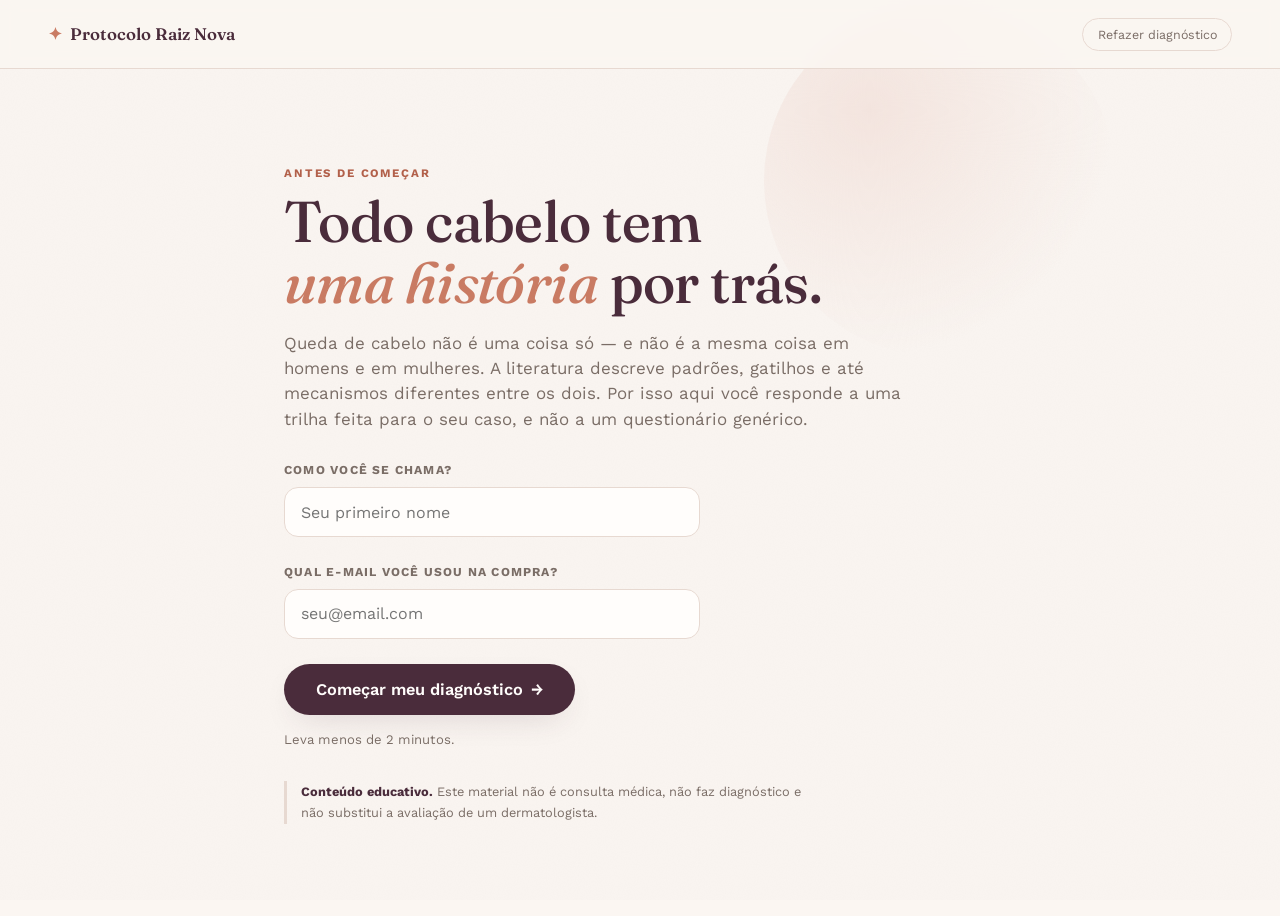
<file: index.html>
<!DOCTYPE html>
<html lang="pt-BR">
<head>
<meta charset="UTF-8">
<meta name="viewport" content="width=device-width, initial-scale=1.0">
<title>Protocolo Raiz Nova — Seu plano personalizado</title>
<meta name="description" content="Diagnóstico educativo de queda capilar com trilhas separadas para homens e mulheres: plano de 90 dias, rotina, alimentação personalizada e biblioteca com base científica. Conteúdo educativo — não substitui avaliação médica.">
<meta property="og:type" content="website">
<meta property="og:title" content="Protocolo Raiz Nova — Seu plano personalizado">
<meta property="og:description" content="Responda algumas perguntas e receba um plano de 90 dias com rotina, alimentação e conteúdo educativo sobre a sua queda de cabelo.">
<meta property="og:locale" content="pt_BR">
<meta name="twitter:card" content="summary_large_image">
<link rel="preconnect" href="https://fonts.googleapis.com">
<link rel="preconnect" href="https://fonts.gstatic.com" crossorigin>
<link href="https://fonts.googleapis.com/css2?family=Fraunces:ital,opsz,wght@0,9..144,400;0,9..144,500;0,9..144,600;1,9..144,500&family=Work+Sans:wght@400;500;600;700&display=swap" rel="stylesheet">
<link rel="stylesheet" href="styles.css">
</head>
<body>

<div class="grain"></div>

<!-- ============ HEADER ============ -->
<header class="topbar">
  <div class="topbar__brand">
    <span class="topbar__mark">✦</span>
    <span>Protocolo Raiz Nova</span>
  </div>
  <button class="topbar__reset" id="btnReset" title="Refazer diagnóstico">Refazer diagnóstico</button>
</header>

<main id="app"></main>

<!-- ============ TEMPLATES ============ -->

<template id="tpl-welcome">
  <section class="screen screen--welcome">
    <div class="welcome__blob"></div>
    <p class="kicker">antes de começar</p>
    <h1 class="display display--xl">Todo cabelo tem<br><em>uma história</em> por trás.</h1>
    <p class="lede">
      Queda de cabelo não é uma coisa só — e não é a mesma coisa em homens e em
      mulheres. A literatura descreve padrões, gatilhos e até mecanismos diferentes
      entre os dois. Por isso aqui você responde a uma trilha feita para o seu caso,
      e não a um questionário genérico.
    </p>

    <div class="name-field">
      <label for="nameInput">Como você se chama?</label>
      <input id="nameInput" type="text" autocomplete="given-name" maxlength="40"
        placeholder="Seu primeiro nome" enterkeyhint="next">
    </div>

    <div class="name-field">
      <label for="emailInput">Qual e-mail você usou na compra?</label>
      <input id="emailInput" type="email" autocomplete="email" inputmode="email"
        placeholder="seu@email.com" enterkeyhint="go">
      <p class="capture-err" id="emailErr" hidden>Digite o e-mail da sua compra para continuar.</p>
    </div>

    <button class="btn btn--primary btn--lg" data-action="start-quiz">
      Começar meu diagnóstico <span class="btn__arrow">→</span>
    </button>
    <p class="fineprint">Leva menos de 2 minutos.</p>
    <p class="fineprint" id="syncNote" hidden>
      Seu progresso nos 90 dias fica visível para a equipe do Protocolo, para acompanhar
      quem está seguindo o plano. <strong>O diário não:</strong> humor e anotações ficam
      só neste aparelho e ninguém além de você lê.
    </p>
    <p class="disclaimer disclaimer--welcome">
      <strong>Conteúdo educativo.</strong> Este material não é consulta médica, não faz
      diagnóstico e não substitui a avaliação de um dermatologista.
    </p>
  </section>
</template>

<template id="tpl-quiz">
  <section class="screen screen--quiz">
    <div class="quiz__progress">
      <div class="quiz__progress-bar"><div class="quiz__progress-fill" id="progressFill"></div></div>
      <span class="quiz__progress-label" id="progressLabel"></span>
    </div>
    <div id="quizQuestion" class="quiz__question"></div>
    <div id="quizInsight"></div>
    <div class="quiz__nav">
      <button class="btn btn--ghost" id="btnBack" data-action="quiz-back">← Voltar</button>
      <button class="btn btn--primary" id="btnNext" data-action="quiz-next">Continuar →</button>
    </div>
  </section>
</template>

<template id="tpl-analise">
  <section class="screen screen--analise">
    <p class="kicker">montando seu plano</p>
    <h1 class="display display--lg" id="analiseTitle">Cruzando as suas respostas…</h1>
    <ul class="analise-steps" id="analiseSteps"></ul>
  </section>
</template>

<template id="tpl-result">
  <section class="screen screen--result">
    <p class="kicker" id="resultFlagKicker">seu diagnóstico</p>
    <h1 class="display display--lg" id="resultTitle"></h1>
    <p class="lede" id="resultDesc"></p>

    <div class="alert alert--warn" id="redFlagBox" hidden>
      <strong>Vale uma atenção a mais:</strong>
      <span id="redFlagText"></span>
    </div>

    <div class="focus-grid" id="focusGrid"></div>

    <div id="resultUpsell"></div>

    <button class="btn btn--primary btn--lg" data-action="go-dashboard">
      Ver meu plano de 90 dias <span class="btn__arrow">→</span>
    </button>

    <p class="disclaimer">
      <strong>Isto é uma orientação educativa, não um diagnóstico.</strong>
      O nome do perfil acima descreve o padrão mais provável a partir das suas respostas —
      só um dermatologista, com exame do couro cabeludo e exames de sangue, pode confirmar
      a causa da sua queda.
    </p>
  </section>
</template>

<!-- ============ APP (abas) ============ -->

<template id="tpl-app">
  <section class="screen screen--app">

    <div class="app__head">
      <div>
        <p class="kicker" id="dashKicker"></p>
        <h1 class="display display--md" id="dashProfileName"></h1>
      </div>
      <div class="dash__streak">
        <span class="dash__streak-num" id="streakNum">0</span>
        <span class="dash__streak-label">dias concluídos</span>
      </div>
    </div>

    <div class="progress-track">
      <div class="progress-track__fill" id="dashProgressFill"></div>
    </div>

    <nav class="tabs" id="tabNav" role="tablist" aria-label="Seções do plano"></nav>

    <div id="tabPanel" class="tab-panel" role="tabpanel"></div>

    <p class="disclaimer">
      <strong>Conteúdo educativo — não é consulta médica.</strong>
      Nada aqui substitui avaliação, diagnóstico ou tratamento de um profissional de saúde.
      Se a queda for intensa, em placas, com coceira/descamação, ou não melhorar,
      procure um dermatologista.
    </p>

  </section>
</template>

<!-- ---- painéis de aba ---- -->

<template id="tpl-tab-hoje">
  <div class="tab-content">
    <div id="finalBanner"></div>

    <article class="card card--phase" id="phaseCard"></article>

    <article class="card card--routine">
      <div class="card__title-row">
        <h2 class="card__title">Rotina de hoje</h2>
        <span class="card__hint" id="routineHint"></span>
      </div>
      <ul class="checklist" id="todayChecklist"></ul>
      <p class="card__foot" id="todayFoot"></p>
    </article>

    <article class="card card--photos">
      <div class="card__title-row">
        <h2 class="card__title">Registro fotográfico</h2>
        <span class="card__hint">a única prova confiável</span>
      </div>
      <p class="card__text card__text--muted">
        Queda se avalia por comparação, não por memória. Mesma luz, mesmo ângulo,
        cabelo seco e na mesma posição — quatro fotos ao longo dos 90 dias.
      </p>
      <div class="photo-row" id="photoRow"></div>
    </article>

    <article class="card card--tracker">
      <div class="card__title-row">
        <h2 class="card__title">Seus 90 dias</h2>
        <span class="card__hint">toque para marcar</span>
      </div>
      <div id="phaseTracker"></div>
    </article>

    <article class="card card--note">
      <h2 class="card__title">Como você se sentiu hoje?</h2>
      <p class="card__text card__text--muted">
        Registrar o dia ajuda a enxergar padrão — queda costuma acompanhar fases,
        não dias isolados. <strong>Este espaço é só seu:</strong> humor e anotações
        ficam neste aparelho e não são compartilhados com ninguém.
      </p>
      <div class="mood-row" id="moodRow"></div>
      <textarea id="dayNote" class="note-field" rows="3"
        placeholder="Ex.: dormi mal, notei menos fio no ralo, usei chapinha…"></textarea>
      <p class="card__foot" id="noteStatus"></p>
    </article>

    <article class="card card--locked" id="bonus4Card"></article>
  </div>
</template>

<template id="tpl-tab-comida">
  <div class="tab-content">
    <header class="tab-intro">
      <p class="kicker" id="foodKicker">alimentação</p>
      <h2 class="display display--sm" id="foodHeadline"></h2>
      <p class="lede lede--tight" id="foodLede"></p>
    </header>

    <article class="card card--diet" id="dietFilter"></article>

    <article class="card card--swaps" id="foodSwaps" hidden></article>

    <article class="card card--gestante" id="gestanteNotes" hidden></article>

    <article class="card card--plate">
      <h3 class="card__title">O prato de referência</h3>
      <div class="plate-wrap">
        <div class="plate" id="plateViz" aria-hidden="true"></div>
        <ul class="plate-legend" id="plateLegend"></ul>
      </div>
      <p class="card__foot" id="plateFoot"></p>
    </article>

    <div class="food-cols">
      <article class="card card--eat">
        <h3 class="card__title"><span class="pill pill--yes">Coma mais</span></h3>
        <div id="foodYes" class="food-list"></div>
      </article>

      <article class="card card--avoid">
        <h3 class="card__title"><span class="pill pill--no">Modere ou evite</span></h3>
        <div id="foodNo" class="food-list"></div>
      </article>
    </div>

    <article class="card card--combo">
      <h3 class="card__title">Combinações que mudam o resultado</h3>
      <p class="card__text card__text--muted">
        Não é só o que você come — é com o que você come. Estas duplas alteram o quanto
        o seu corpo realmente aproveita.
      </p>
      <div id="foodCombos" class="combo-list"></div>
    </article>

    <article class="card card--nutrients">
      <div class="card__title-row">
        <h3 class="card__title">Os nutrientes que aparecem na literatura</h3>
        <span class="card__hint">toque para abrir</span>
      </div>
      <div id="nutrientList" class="nutrient-list"></div>
    </article>

    <article class="card card--myths">
      <h3 class="card__title">O que a ciência <em>não</em> confirma</h3>
      <p class="card__text card__text--muted">
        Suplemento não é inofensivo por ser vendido sem receita. Estes são os pontos
        em que a literatura contraria o senso comum.
      </p>
      <div id="mythList" class="myth-list"></div>
    </article>

    <article class="card card--safety">
      <div class="card__title-row">
        <h3 class="card__title">Antes de mudar qualquer coisa no seu prato</h3>
        <span class="card__hint">leia até o fim</span>
      </div>
      <ul class="safety-list" id="safetyFood"></ul>
    </article>

    <article class="card card--allergy">
      <div class="card__title-row">
        <h3 class="card__title">Alergia, intolerância e o que trocar</h3>
        <span class="card__hint">nenhum alimento aqui é obrigatório</span>
      </div>
      <p class="alert alert--danger" id="anaphylaxis"></p>
      <p class="card__text card__text--muted">
        Os itens marcados com <span class="allergens allergens--inline">⚠ contém</span> estão entre
        os alimentos que mais causam reação. Se algum deles é problema para você, não force:
        troque pela alternativa da mesma linha e o plano continua de pé.
      </p>
      <div id="subsList" class="subs-list"></div>
      <p class="card__foot">
        Esta seção não vem das revisões sobre queda capilar — é informação de segurança
        alimentar. Alergia diagnosticada se maneja com médico ou nutricionista, não com
        material educativo.
      </p>
    </article>

    <p class="source-note">
      <strong>Como ler os selos.</strong> Cada item acima mostra de onde vem a justificativa:
      <em>descrito nas revisões citadas</em> significa que a relação com queda capilar aparece
      na literatura usada aqui; <em>prática alimentar geral</em> significa recomendação sensata
      de alimentação, sem estudo específico ligando aquilo à queda. As duas coisas têm valor
      diferente e por isso não aparecem misturadas.
      Base: revisão sobre nutrição e queda capilar (J Prev Med Hyg, 2022) e capítulos
      brasileiros sobre classificação e manejo da queda capilar. Quantidades e reposição
      de qualquer nutriente devem ser definidas por médico ou nutricionista, a partir de exames.
    </p>
  </div>
</template>

<template id="tpl-tab-receitas">
  <div class="tab-content">
    <header class="tab-intro">
      <p class="kicker">receitas caseiras</p>
      <h2 class="display display--sm">Feitas na sua cozinha, usadas no seu banheiro</h2>
      <p class="lede lede--tight">
        As duas primeiras são as do seu perfil — comece por elas. As outras ficam
        disponíveis para quando a rotina já estiver de pé.
      </p>
    </header>
    <article class="card card--diet" id="dietFilterRecipes"></article>

    <article class="card card--safety">
      <div class="card__title-row">
        <h3 class="card__title">Segurança — leia antes da primeira aplicação</h3>
        <span class="card__hint">vale para todas</span>
      </div>
      <ul class="safety-list" id="safetyRecipes"></ul>
    </article>

    <p class="alert alert--danger" id="recipeFilterNote" hidden></p>

    <div id="recipeFull" class="recipe-full"></div>
    <p class="source-note">
      <strong>Sobre a fundamentação destas receitas.</strong> Das seis, só o alecrim aparece
      nas revisões que sustentam este app — e ainda assim como teste de laboratório e em
      camundongos, não como tratamento comprovado em pessoas. As outras cinco são uso
      cosmético tradicional: agem no fio que já cresceu, com efeito de conforto, brilho e
      redução de quebra. Nenhuma delas tem estudo mostrando que reduz queda, e o app não
      diz que tem. Receita caseira não é tratamento médico.
    </p>
  </div>
</template>

<template id="tpl-tab-entender">
  <div class="tab-content">
    <header class="tab-intro">
      <p class="kicker">entender</p>
      <h2 class="display display--sm">Antes de tratar, entender</h2>
      <p class="lede lede--tight">
        Leituras curtas. Elas explicam por que o seu cabelo está caindo, por que
        a melhora demora, e em que ponto o cuidado em casa deixa de ser suficiente.
      </p>
    </header>
    <div id="libraryList" class="library-list"></div>
  </div>
</template>

<script src="app.js"></script>
</body>
</html>
</file>
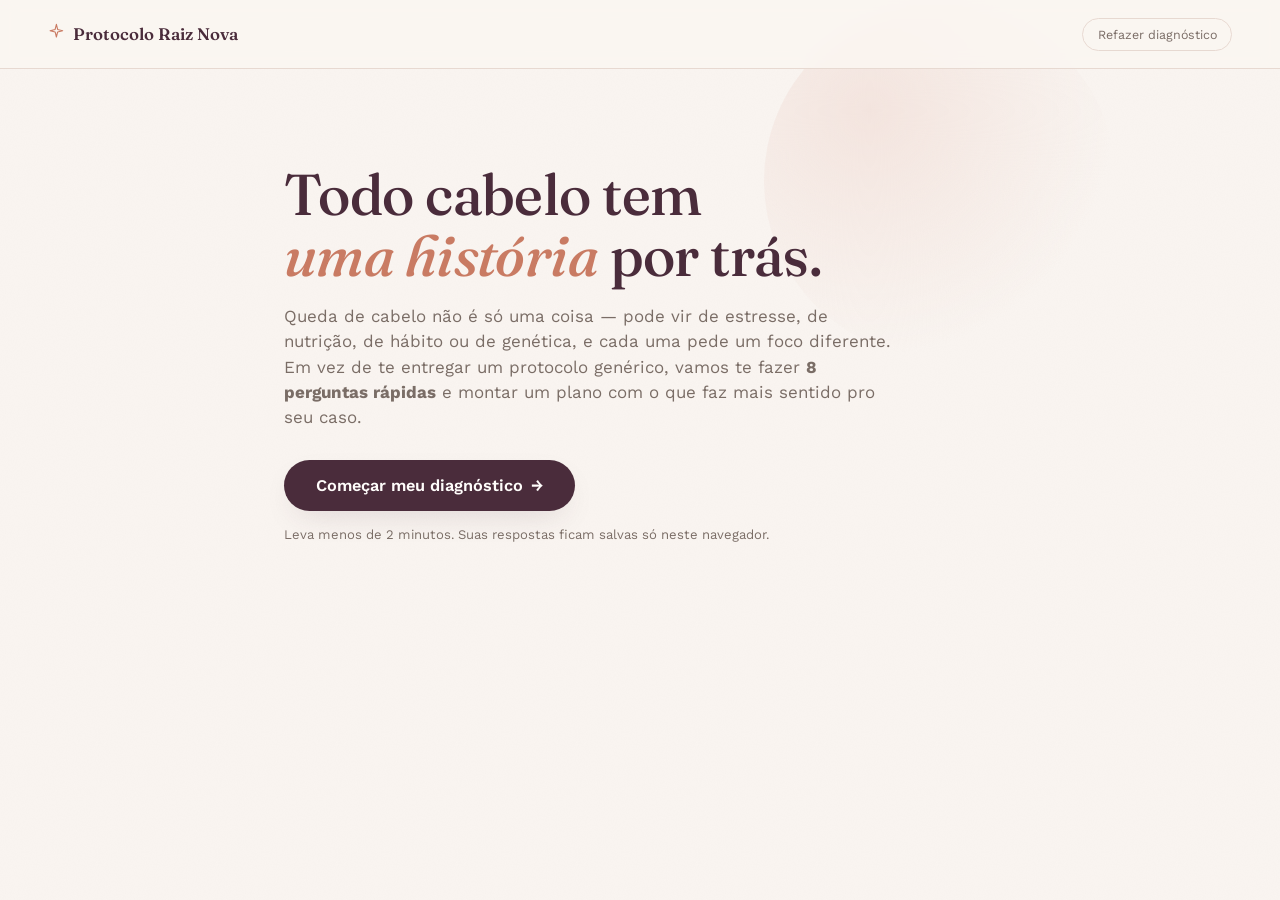
<file: index (2).html>
<!DOCTYPE html>
<html lang="pt-BR">
<head>
<meta charset="UTF-8">
<meta name="viewport" content="width=device-width, initial-scale=1.0">
<title>Protocolo Raiz Nova — Seu plano personalizado</title>
<link rel="preconnect" href="https://fonts.googleapis.com">
<link rel="preconnect" href="https://fonts.gstatic.com" crossorigin>
<link href="https://fonts.googleapis.com/css2?family=Fraunces:ital,opsz,wght@0,9..144,400;0,9..144,500;0,9..144,600;1,9..144,500&family=Work+Sans:wght@400;500;600;700&display=swap" rel="stylesheet">
<link rel="stylesheet" href="styles.css">
</head>
<body>

<div class="grain"></div>

<!-- ============ HEADER ============ -->
<header class="topbar">
  <div class="topbar__brand">
    <span class="topbar__mark"><svg viewBox="0 0 24 24" fill="none" stroke="currentColor" stroke-width="1.6" stroke-linecap="round" stroke-linejoin="round" width="1em" height="1em"><path d="M12 2l1.8 7.2L21 11l-7.2 1.8L12 20l-1.8-7.2L3 11l7.2-1.8z"/></svg></span>
    <span>Protocolo Raiz Nova</span>
  </div>
  <button class="topbar__reset" id="btnReset" title="Refazer diagnóstico">Refazer diagnóstico</button>
</header>

<main id="app"></main>

<!-- ============ TEMPLATES ============ -->

<template id="tpl-welcome">
  <section class="screen screen--welcome">
    <div class="welcome__blob"></div>
    <h1 class="display display--xl">Todo cabelo tem<br><em>uma história</em> por trás.</h1>
    <p class="lede">
      Queda de cabelo não é só uma coisa — pode vir de estresse, de nutrição,
      de hábito ou de genética, e cada uma pede um foco diferente. Em vez de te
      entregar um protocolo genérico, vamos te fazer <strong>8 perguntas rápidas</strong>
      e montar um plano com o que faz mais sentido pro seu caso.
    </p>
    <button class="btn btn--primary btn--lg" data-action="start-quiz">
      Começar meu diagnóstico <span class="btn__arrow">→</span>
    </button>
    <p class="fineprint">Leva menos de 2 minutos. Suas respostas ficam salvas só neste navegador.</p>
  </section>
</template>

<template id="tpl-quiz">
  <section class="screen screen--quiz">
    <div class="quiz__progress">
      <div class="quiz__progress-bar"><div class="quiz__progress-fill" id="progressFill"></div></div>
      <span class="quiz__progress-label" id="progressLabel"></span>
    </div>
    <div id="quizQuestion" class="quiz__question"></div>
    <div class="quiz__nav">
      <button class="btn btn--ghost" id="btnBack" data-action="quiz-back">← Voltar</button>
      <button class="btn btn--primary" id="btnNext" data-action="quiz-next">Continuar →</button>
    </div>
  </section>
</template>

<template id="tpl-result">
  <section class="screen screen--result">
    <h1 class="display display--lg" id="resultTitle"></h1>
    <p class="lede" id="resultDesc"></p>

    <div class="alert alert--warn" id="redFlagBox" hidden>
      <strong>Vale uma atenção a mais:</strong>
      <span id="redFlagText"></span>
    </div>

    <div class="focus-grid" id="focusGrid"></div>

    <div id="resultUpsell"></div>

    <button class="btn btn--primary btn--lg" data-action="go-dashboard">
      Ver meu plano completo <span class="btn__arrow">→</span>
    </button>
  </section>
</template>

<template id="tpl-dashboard">
  <section class="screen screen--dashboard">
    <div class="dash__head">
      <div>
        <h1 class="display display--md" id="dashProfileName"></h1>
        <p class="dash__day">Dia <span id="dashDay">1</span> de 21</p>
      </div>
      <div class="dash__streak">
        <span class="dash__streak-num" id="streakNum">0</span>
        <span class="dash__streak-label">dias concluídos</span>
      </div>
    </div>

    <div id="day21Banner"></div>

    <div class="progress-track">
      <div class="progress-track__fill" id="dashProgressFill"></div>
    </div>

    <div class="dash__grid">

      <article class="card card--routine">
        <h2 class="card__title">Rotina de hoje</h2>
        <ul class="checklist" id="todayChecklist"></ul>
      </article>

      <article class="card card--recipes">
        <h2 class="card__title">Receitas recomendadas pra você</h2>
        <div id="recipeList" class="recipe-list"></div>
      </article>

      <article class="card card--food">
        <h2 class="card__title">Foco alimentar</h2>
        <p id="foodFocusText" class="card__text"></p>
        <div id="foodTags" class="tag-row"></div>
      </article>

      <article class="card card--chapters">
        <h2 class="card__title">No guia, comece por aqui</h2>
        <ol id="chapterList" class="chapter-list"></ol>
      </article>

      <article class="card card--locked" id="bonus4Card"></article>

    </div>

    <article class="card card--tracker">
      <div class="card__title-row">
        <h2 class="card__title">Checklist dos 21 dias</h2>
        <span class="card__hint">toque para marcar</span>
      </div>
      <div class="tracker-grid" id="trackerGrid"></div>
    </article>

  </section>
</template>

<script src="app.js"></script>
</body>
</html>
</file>
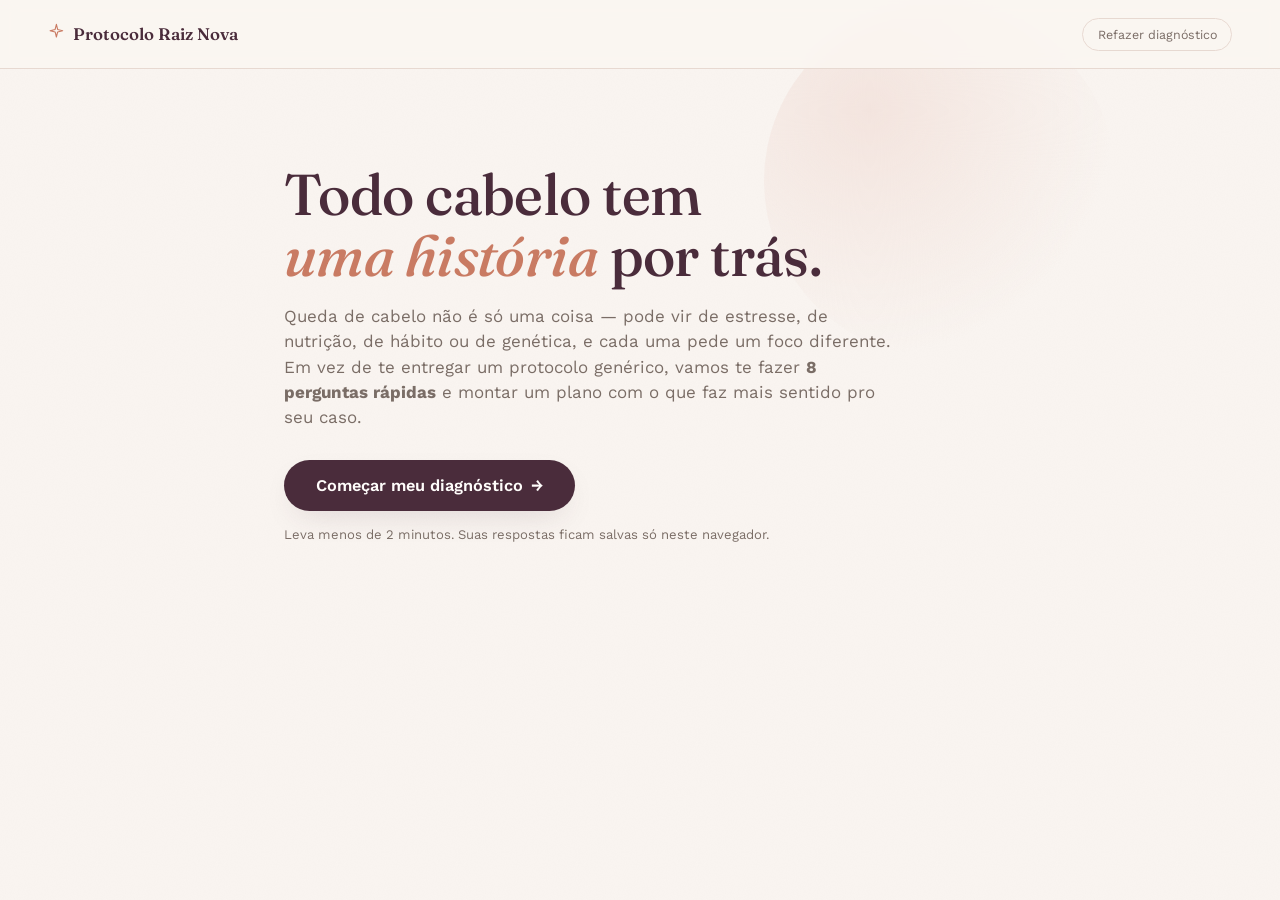
<file: index (4).html>
<!DOCTYPE html>
<html lang="pt-BR">
<head>
<meta charset="UTF-8">
<meta name="viewport" content="width=device-width, initial-scale=1.0">
<title>Protocolo Raiz Nova — Seu plano personalizado</title>
<link rel="preconnect" href="https://fonts.googleapis.com">
<link rel="preconnect" href="https://fonts.gstatic.com" crossorigin>
<link href="https://fonts.googleapis.com/css2?family=Fraunces:ital,opsz,wght@0,9..144,400;0,9..144,500;0,9..144,600;1,9..144,500&family=Work+Sans:wght@400;500;600;700&display=swap" rel="stylesheet">
<link rel="stylesheet" href="styles.css">
</head>
<body>

<div class="grain"></div>

<!-- ============ HEADER ============ -->
<header class="topbar">
  <div class="topbar__brand">
    <span class="topbar__mark"><svg viewBox="0 0 24 24" fill="none" stroke="currentColor" stroke-width="1.6" stroke-linecap="round" stroke-linejoin="round" width="1em" height="1em"><path d="M12 2l1.8 7.2L21 11l-7.2 1.8L12 20l-1.8-7.2L3 11l7.2-1.8z"/></svg></span>
    <span>Protocolo Raiz Nova</span>
  </div>
  <button class="topbar__reset" id="btnReset" title="Refazer diagnóstico">Refazer diagnóstico</button>
</header>

<main id="app"></main>

<!-- ============ TEMPLATES ============ -->

<template id="tpl-welcome">
  <section class="screen screen--welcome">
    <div class="welcome__blob"></div>
    <h1 class="display display--xl">Todo cabelo tem<br><em>uma história</em> por trás.</h1>
    <p class="lede">
      Queda de cabelo não é só uma coisa — pode vir de estresse, de nutrição,
      de hábito ou de genética, e cada uma pede um foco diferente. Em vez de te
      entregar um protocolo genérico, vamos te fazer <strong>8 perguntas rápidas</strong>
      e montar um plano com o que faz mais sentido pro seu caso.
    </p>
    <button class="btn btn--primary btn--lg" data-action="start-quiz">
      Começar meu diagnóstico <span class="btn__arrow">→</span>
    </button>
    <p class="fineprint">Leva menos de 2 minutos. Suas respostas ficam salvas só neste navegador.</p>
  </section>
</template>

<template id="tpl-quiz">
  <section class="screen screen--quiz">
    <div class="quiz__progress">
      <div class="quiz__progress-bar"><div class="quiz__progress-fill" id="progressFill"></div></div>
      <span class="quiz__progress-label" id="progressLabel"></span>
    </div>
    <div id="quizQuestion" class="quiz__question"></div>
    <div class="quiz__nav">
      <button class="btn btn--ghost" id="btnBack" data-action="quiz-back">← Voltar</button>
      <button class="btn btn--primary" id="btnNext" data-action="quiz-next">Continuar →</button>
    </div>
  </section>
</template>

<template id="tpl-result">
  <section class="screen screen--result">
    <h1 class="display display--lg" id="resultTitle"></h1>
    <p class="lede" id="resultDesc"></p>

    <div class="alert alert--warn" id="redFlagBox" hidden>
      <strong>Vale uma atenção a mais:</strong>
      <span id="redFlagText"></span>
    </div>

    <div class="focus-grid" id="focusGrid"></div>

    <div id="resultUpsell"></div>

    <button class="btn btn--primary btn--lg" data-action="go-dashboard">
      Ver meu plano completo <span class="btn__arrow">→</span>
    </button>
  </section>
</template>

<template id="tpl-dashboard">
  <section class="screen screen--dashboard">
    <div class="dash__head">
      <div>
        <h1 class="display display--md" id="dashProfileName"></h1>
        <p class="dash__day">Dia <span id="dashDay">1</span> de 21</p>
      </div>
      <div class="dash__streak">
        <span class="dash__streak-num" id="streakNum">0</span>
        <span class="dash__streak-label">dias concluídos</span>
      </div>
    </div>

    <div id="day21Banner"></div>

    <div class="progress-track">
      <div class="progress-track__fill" id="dashProgressFill"></div>
    </div>

    <nav class="dash-tabs" id="dashTabs"></nav>
    <div id="dashPanel"></div>

  </section>
</template>

<script src="app.js"></script>
</body>
</html>
</file>
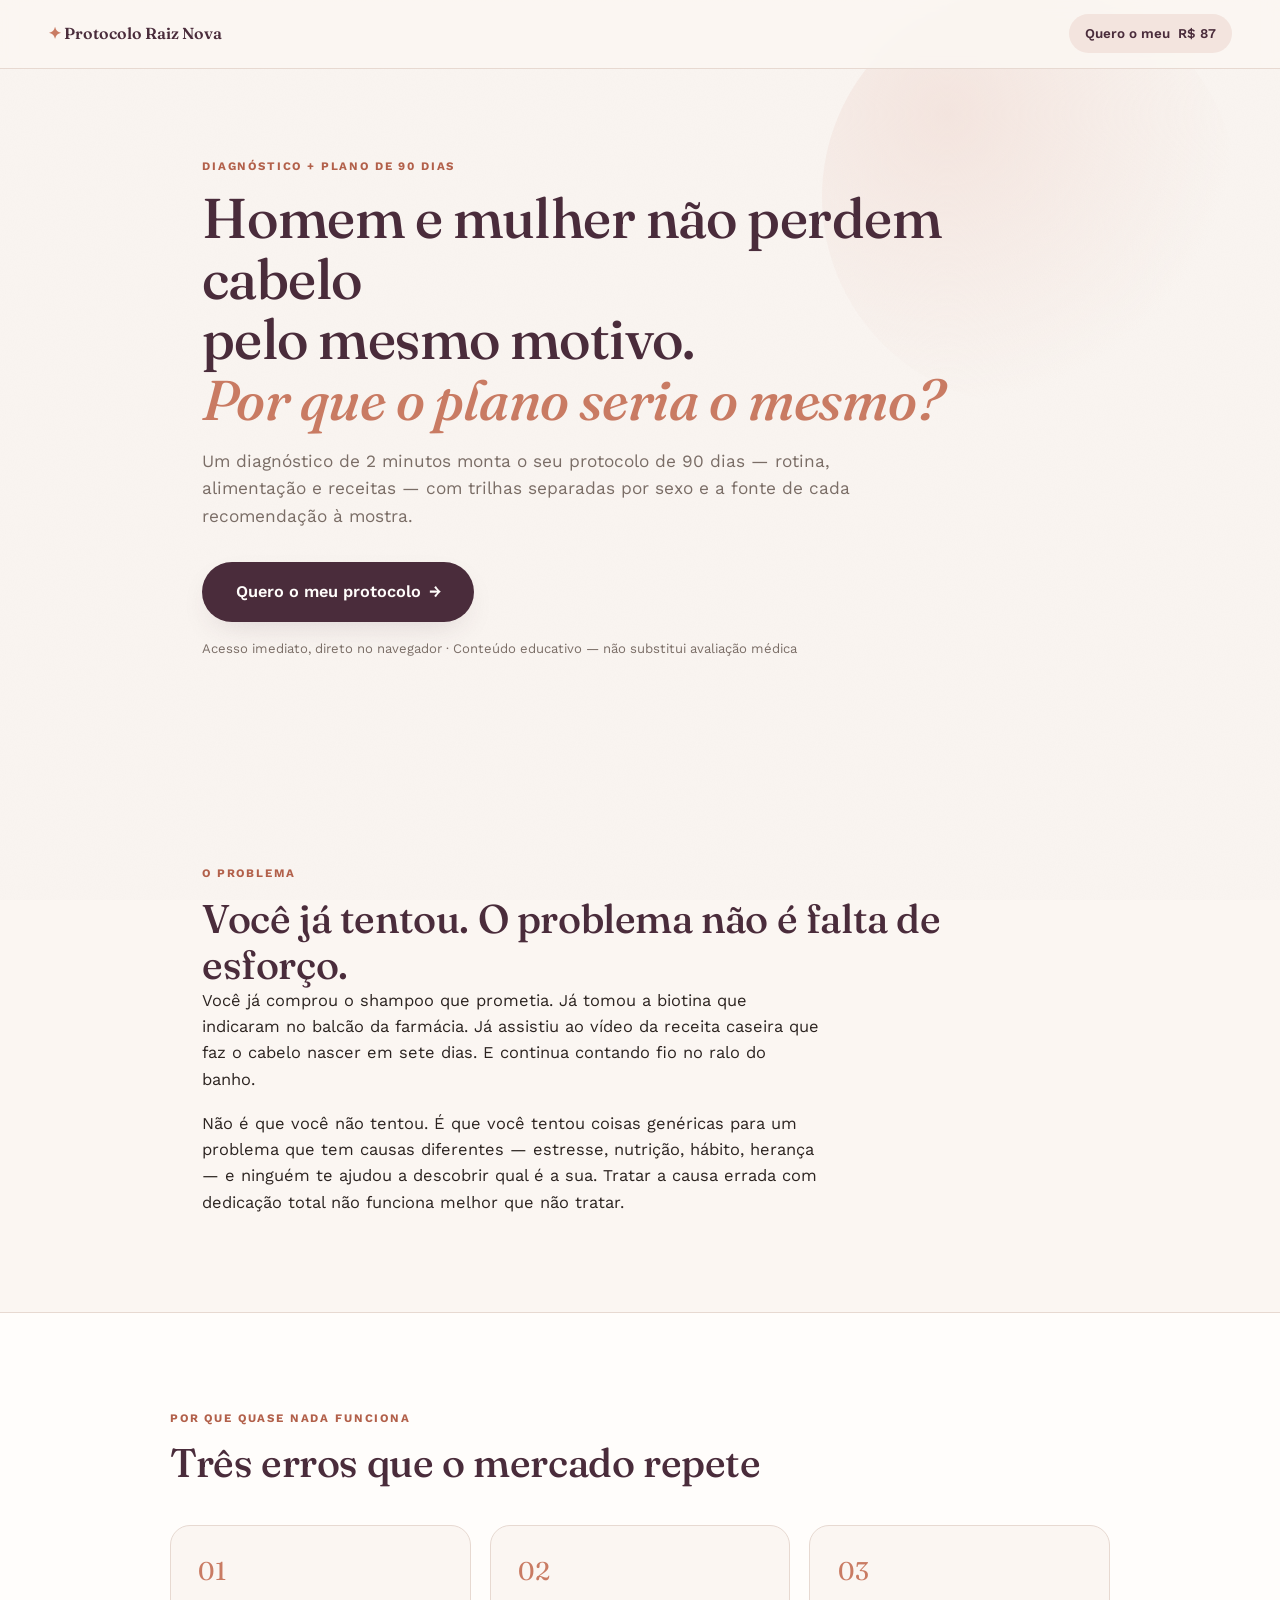
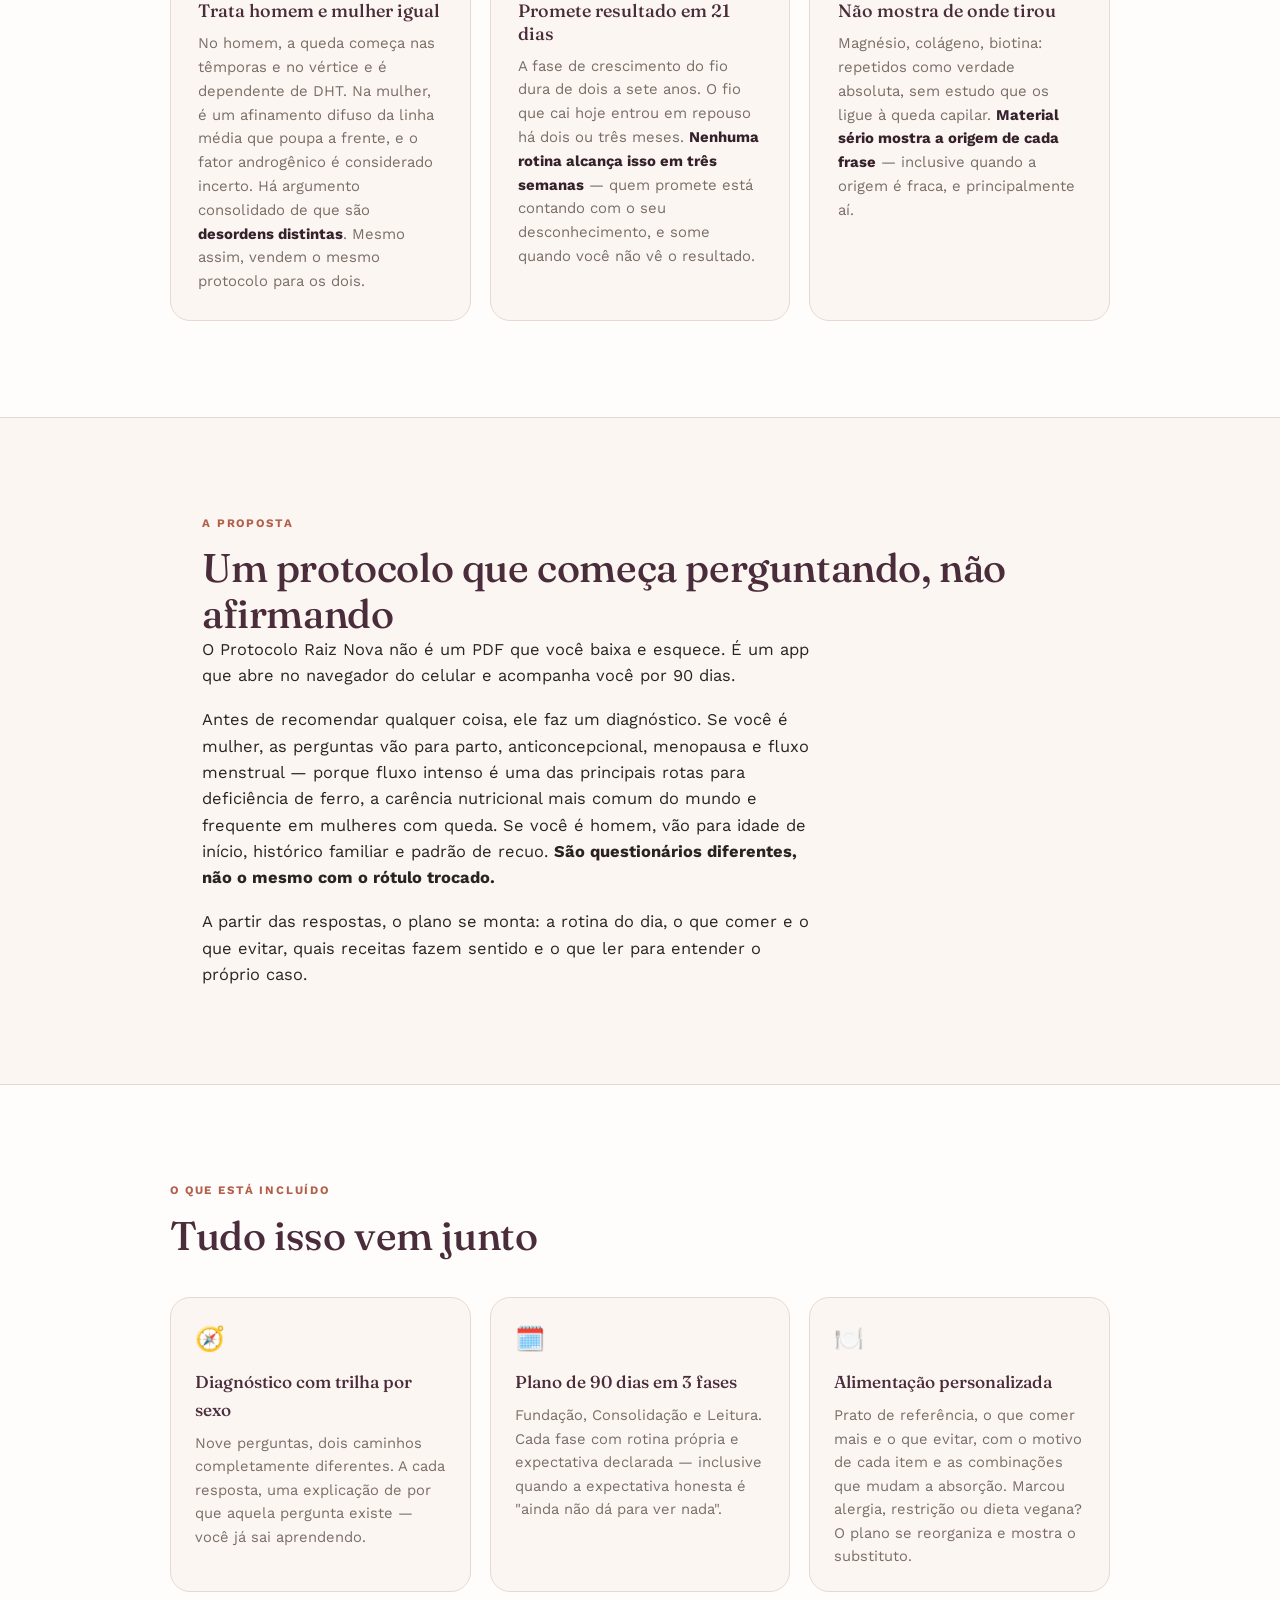
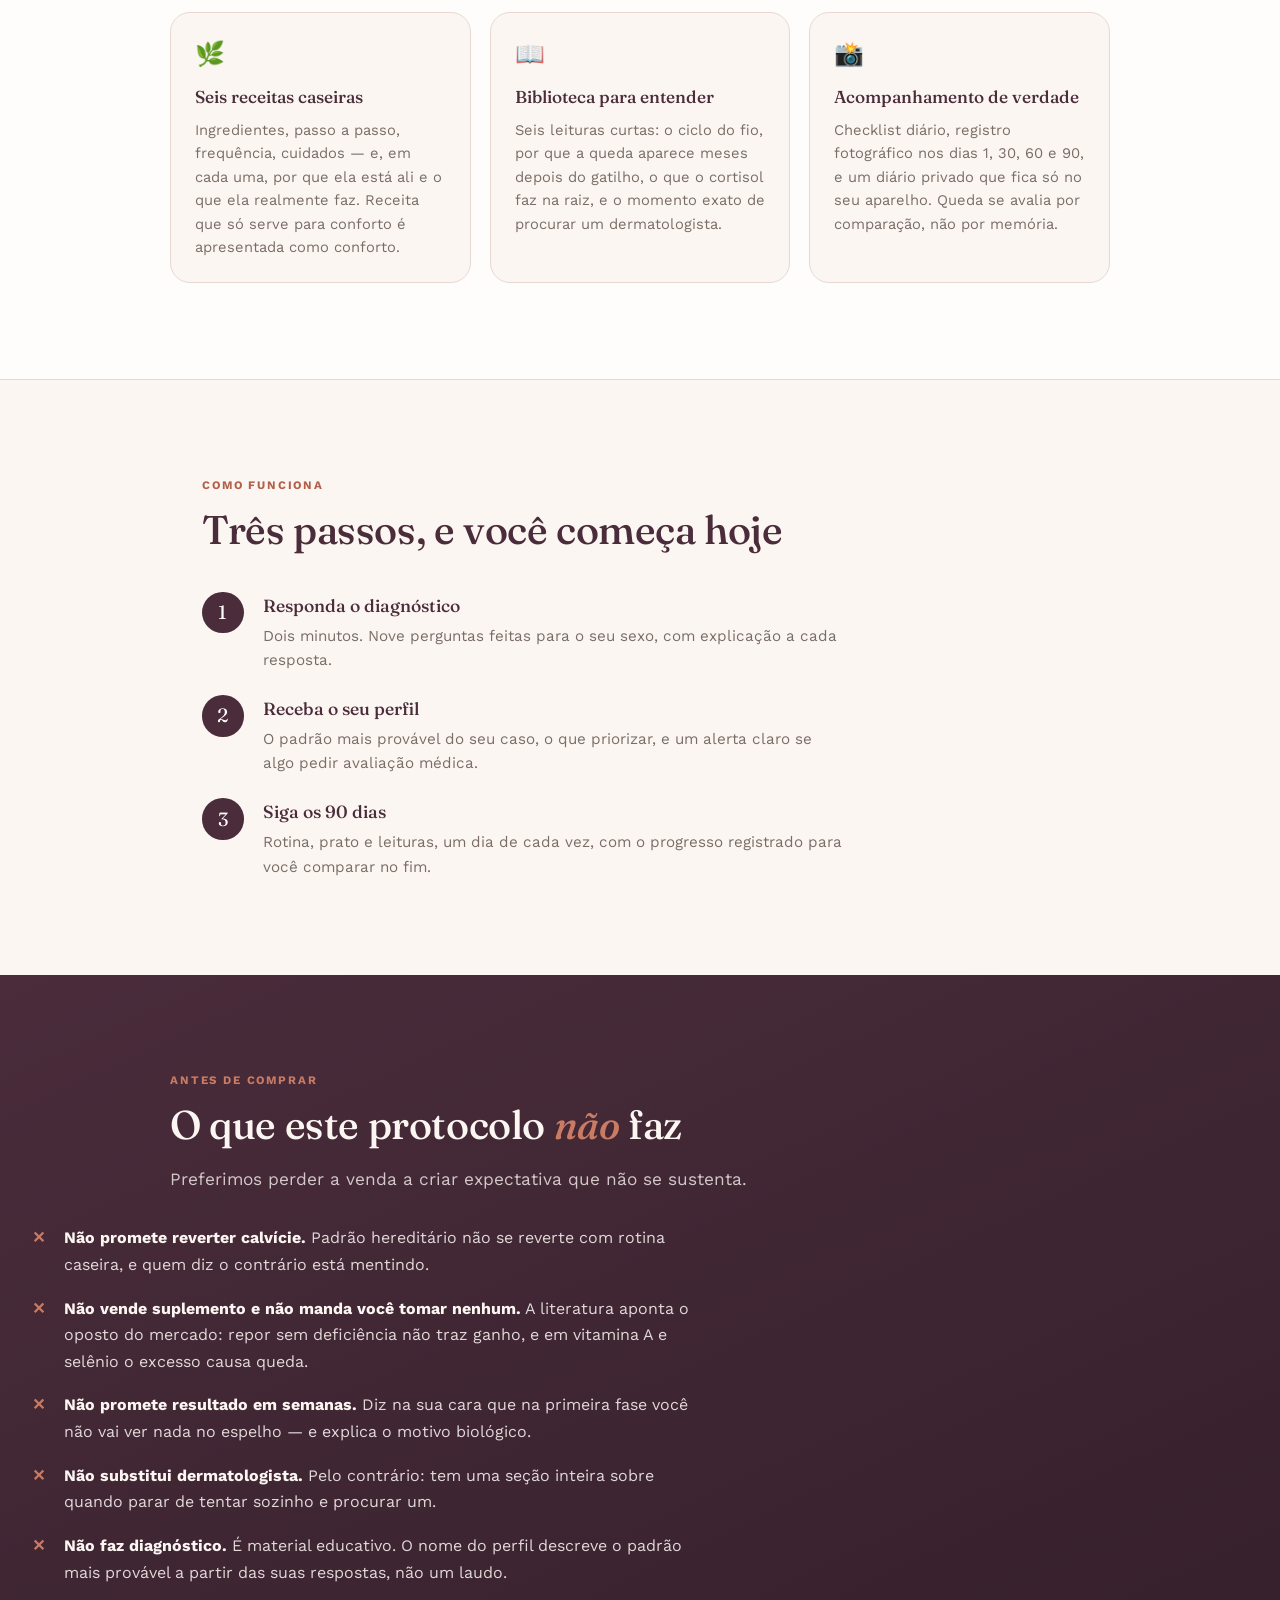
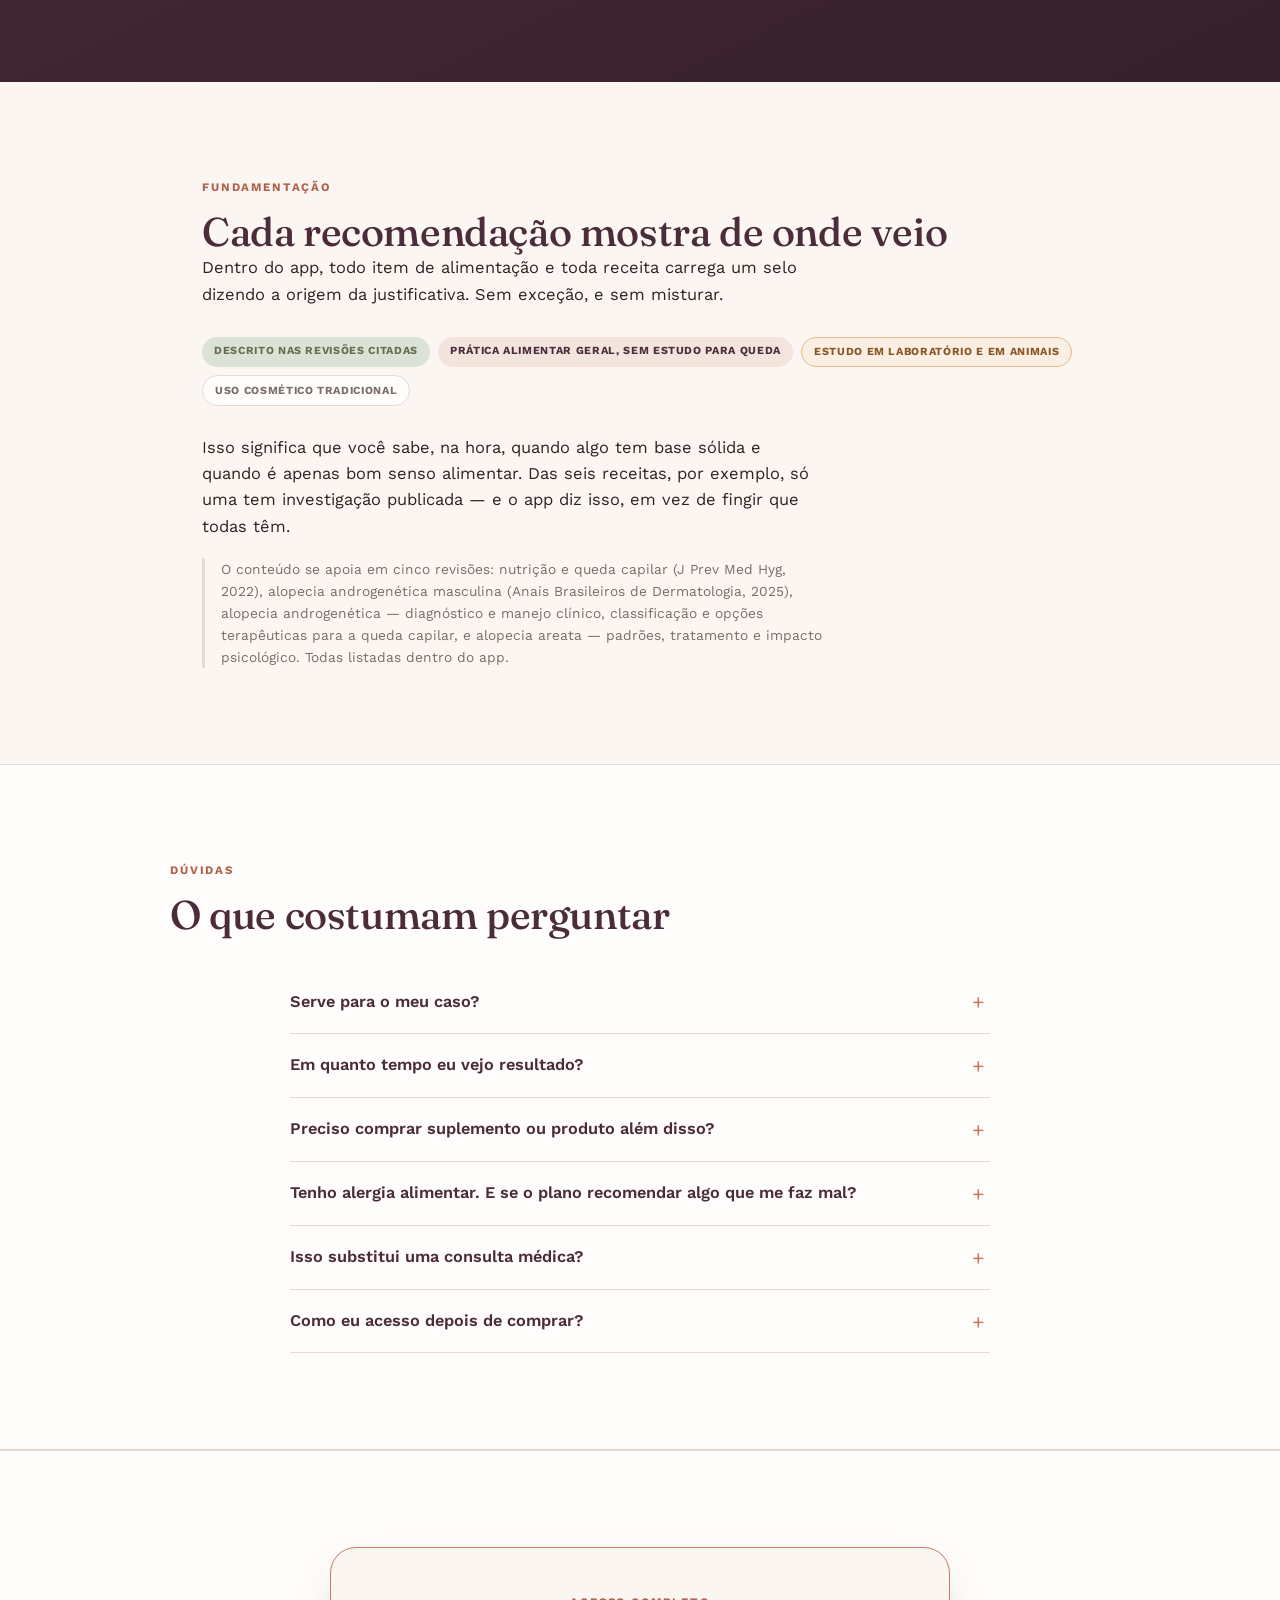
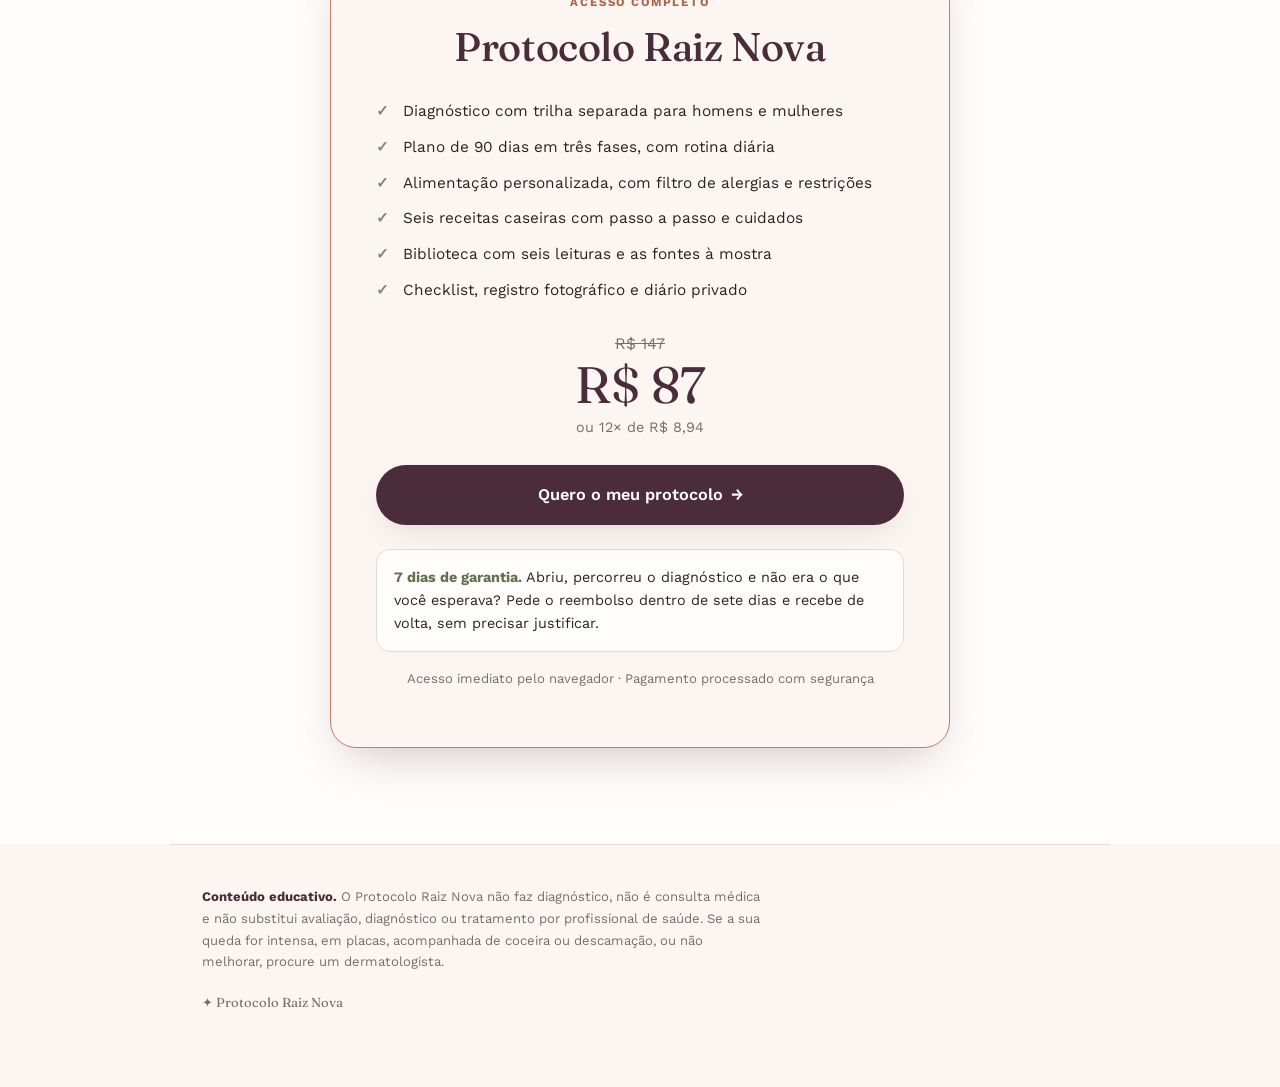
<file: vendas.html>
<!DOCTYPE html>
<html lang="pt-BR">
<head>
<meta charset="UTF-8">
<meta name="viewport" content="width=device-width, initial-scale=1.0">
<title>Protocolo Raiz Nova — o plano de 90 dias feito para o seu padrão de queda</title>
<meta name="description" content="Um diagnóstico de 2 minutos monta seu protocolo de 90 dias: rotina, alimentação e receitas, com trilhas separadas para homens e mulheres e a fonte de cada recomendação à mostra. Conteúdo educativo.">
<meta property="og:type" content="website">
<meta property="og:title" content="Homem e mulher não perdem cabelo pelo mesmo motivo">
<meta property="og:description" content="Protocolo de 90 dias com trilhas separadas por sexo, alimentação personalizada e a fonte científica de cada recomendação à mostra.">
<meta property="og:locale" content="pt_BR">
<link rel="preconnect" href="https://fonts.googleapis.com">
<link rel="preconnect" href="https://fonts.gstatic.com" crossorigin>
<link href="https://fonts.googleapis.com/css2?family=Fraunces:ital,opsz,wght@0,9..144,400;0,9..144,500;0,9..144,600;1,9..144,500&family=Work+Sans:wght@400;500;600;700&display=swap" rel="stylesheet">
<link rel="stylesheet" href="vendas.css">
</head>
<body>

<div class="grain"></div>

<header class="nav">
  <div class="nav__brand"><span class="nav__mark">✦</span> Protocolo Raiz Nova</div>
  <a class="btn btn--sm" href="#oferta">Quero o meu <span class="preco-inline"></span></a>
</header>

<!-- ============================ HERO ============================ -->
<section class="hero">
  <div class="hero__blob"></div>
  <p class="kicker">diagnóstico + plano de 90 dias</p>
  <h1 class="display display--xl">
    Homem e mulher não perdem cabelo<br>pelo mesmo motivo.<br>
    <em>Por que o plano seria o mesmo?</em>
  </h1>
  <p class="lede">
    Um diagnóstico de 2 minutos monta o seu protocolo de 90 dias — rotina, alimentação
    e receitas — com trilhas separadas por sexo e a fonte de cada recomendação à mostra.
  </p>
  <a class="btn btn--primary btn--lg" href="#oferta">
    Quero o meu protocolo <span class="btn__arrow">→</span>
  </a>
  <p class="fineprint">
    Acesso imediato, direto no navegador · Conteúdo educativo — não substitui avaliação médica
  </p>
</section>

<!-- ============================ PROBLEMA ============================ -->
<section class="sec">
  <p class="kicker">o problema</p>
  <h2 class="display display--lg">Você já tentou. O problema não é falta de esforço.</h2>
  <div class="prosa">
    <p>
      Você já comprou o shampoo que prometia. Já tomou a biotina que indicaram no balcão
      da farmácia. Já assistiu ao vídeo da receita caseira que faz o cabelo nascer em sete
      dias. E continua contando fio no ralo do banho.
    </p>
    <p>
      Não é que você não tentou. É que você tentou coisas genéricas para um problema que
      tem causas diferentes — estresse, nutrição, hábito, herança — e ninguém te ajudou a
      descobrir qual é a sua. Tratar a causa errada com dedicação total não funciona melhor
      que não tratar.
    </p>
  </div>
</section>

<!-- ============================ O ERRO ============================ -->
<section class="sec sec--alt">
  <p class="kicker">por que quase nada funciona</p>
  <h2 class="display display--lg">Três erros que o mercado repete</h2>
  <div class="grid grid--3">
    <article class="card">
      <span class="card__num">01</span>
      <h3>Trata homem e mulher igual</h3>
      <p>
        No homem, a queda começa nas têmporas e no vértice e é dependente de DHT. Na
        mulher, é um afinamento difuso da linha média que poupa a frente, e o fator
        androgênico é considerado incerto. Há argumento consolidado de que são
        <strong>desordens distintas</strong>. Mesmo assim, vendem o mesmo protocolo para
        os dois.
      </p>
    </article>
    <article class="card">
      <span class="card__num">02</span>
      <h3>Promete resultado em 21 dias</h3>
      <p>
        A fase de crescimento do fio dura de dois a sete anos. O fio que cai hoje entrou
        em repouso há dois ou três meses. <strong>Nenhuma rotina alcança isso em três
        semanas</strong> — quem promete está contando com o seu desconhecimento, e some
        quando você não vê o resultado.
      </p>
    </article>
    <article class="card">
      <span class="card__num">03</span>
      <h3>Não mostra de onde tirou</h3>
      <p>
        Magnésio, colágeno, biotina: repetidos como verdade absoluta, sem estudo que os
        ligue à queda capilar. <strong>Material sério mostra a origem de cada frase</strong>
        — inclusive quando a origem é fraca, e principalmente aí.
      </p>
    </article>
  </div>
</section>

<!-- ============================ SOLUÇÃO ============================ -->
<section class="sec">
  <p class="kicker">a proposta</p>
  <h2 class="display display--lg">Um protocolo que começa perguntando, não afirmando</h2>
  <div class="prosa">
    <p>
      O Protocolo Raiz Nova não é um PDF que você baixa e esquece. É um app que abre no
      navegador do celular e acompanha você por 90 dias.
    </p>
    <p>
      Antes de recomendar qualquer coisa, ele faz um diagnóstico. Se você é mulher, as
      perguntas vão para parto, anticoncepcional, menopausa e fluxo menstrual — porque
      fluxo intenso é uma das principais rotas para deficiência de ferro, a carência
      nutricional mais comum do mundo e frequente em mulheres com queda. Se você é homem,
      vão para idade de início, histórico familiar e padrão de recuo. <strong>São
      questionários diferentes, não o mesmo com o rótulo trocado.</strong>
    </p>
    <p>
      A partir das respostas, o plano se monta: a rotina do dia, o que comer e o que
      evitar, quais receitas fazem sentido e o que ler para entender o próprio caso.
    </p>
  </div>
</section>

<!-- ============================ O QUE RECEBE ============================ -->
<section class="sec sec--alt">
  <p class="kicker">o que está incluído</p>
  <h2 class="display display--lg">Tudo isso vem junto</h2>
  <div class="grid grid--2">
    <article class="feat">
      <span class="feat__icon">🧭</span>
      <h3>Diagnóstico com trilha por sexo</h3>
      <p>
        Nove perguntas, dois caminhos completamente diferentes. A cada resposta, uma
        explicação de por que aquela pergunta existe — você já sai aprendendo.
      </p>
    </article>
    <article class="feat">
      <span class="feat__icon">🗓️</span>
      <h3>Plano de 90 dias em 3 fases</h3>
      <p>
        Fundação, Consolidação e Leitura. Cada fase com rotina própria e expectativa
        declarada — inclusive quando a expectativa honesta é "ainda não dá para ver nada".
      </p>
    </article>
    <article class="feat">
      <span class="feat__icon">🍽️</span>
      <h3>Alimentação personalizada</h3>
      <p>
        Prato de referência, o que comer mais e o que evitar, com o motivo de cada item e
        as combinações que mudam a absorção. Marcou alergia, restrição ou dieta vegana? O
        plano se reorganiza e mostra o substituto.
      </p>
    </article>
    <article class="feat">
      <span class="feat__icon">🌿</span>
      <h3>Seis receitas caseiras</h3>
      <p>
        Ingredientes, passo a passo, frequência, cuidados — e, em cada uma, por que ela
        está ali e o que ela realmente faz. Receita que só serve para conforto é
        apresentada como conforto.
      </p>
    </article>
    <article class="feat">
      <span class="feat__icon">📖</span>
      <h3>Biblioteca para entender</h3>
      <p>
        Seis leituras curtas: o ciclo do fio, por que a queda aparece meses depois do
        gatilho, o que o cortisol faz na raiz, e o momento exato de procurar um
        dermatologista.
      </p>
    </article>
    <article class="feat">
      <span class="feat__icon">📸</span>
      <h3>Acompanhamento de verdade</h3>
      <p>
        Checklist diário, registro fotográfico nos dias 1, 30, 60 e 90, e um diário
        privado que fica só no seu aparelho. Queda se avalia por comparação, não por
        memória.
      </p>
    </article>
  </div>
</section>

<!-- ============================ COMO FUNCIONA ============================ -->
<section class="sec">
  <p class="kicker">como funciona</p>
  <h2 class="display display--lg">Três passos, e você começa hoje</h2>
  <ol class="passos">
    <li>
      <span class="passos__n">1</span>
      <div>
        <h3>Responda o diagnóstico</h3>
        <p>Dois minutos. Nove perguntas feitas para o seu sexo, com explicação a cada resposta.</p>
      </div>
    </li>
    <li>
      <span class="passos__n">2</span>
      <div>
        <h3>Receba o seu perfil</h3>
        <p>O padrão mais provável do seu caso, o que priorizar, e um alerta claro se algo pedir avaliação médica.</p>
      </div>
    </li>
    <li>
      <span class="passos__n">3</span>
      <div>
        <h3>Siga os 90 dias</h3>
        <p>Rotina, prato e leituras, um dia de cada vez, com o progresso registrado para você comparar no fim.</p>
      </div>
    </li>
  </ol>
</section>

<!-- ============================ HONESTIDADE ============================ -->
<section class="sec sec--dark">
  <p class="kicker kicker--light">antes de comprar</p>
  <h2 class="display display--lg">O que este protocolo <em>não</em> faz</h2>
  <p class="lede lede--light">
    Preferimos perder a venda a criar expectativa que não se sustenta.
  </p>
  <ul class="nao">
    <li><strong>Não promete reverter calvície.</strong> Padrão hereditário não se reverte com rotina caseira, e quem diz o contrário está mentindo.</li>
    <li><strong>Não vende suplemento e não manda você tomar nenhum.</strong> A literatura aponta o oposto do mercado: repor sem deficiência não traz ganho, e em vitamina A e selênio o excesso causa queda.</li>
    <li><strong>Não promete resultado em semanas.</strong> Diz na sua cara que na primeira fase você não vai ver nada no espelho — e explica o motivo biológico.</li>
    <li><strong>Não substitui dermatologista.</strong> Pelo contrário: tem uma seção inteira sobre quando parar de tentar sozinho e procurar um.</li>
    <li><strong>Não faz diagnóstico.</strong> É material educativo. O nome do perfil descreve o padrão mais provável a partir das suas respostas, não um laudo.</li>
  </ul>
</section>

<!-- ============================ FUNDAMENTAÇÃO ============================ -->
<section class="sec">
  <p class="kicker">fundamentação</p>
  <h2 class="display display--lg">Cada recomendação mostra de onde veio</h2>
  <div class="prosa">
    <p>
      Dentro do app, todo item de alimentação e toda receita carrega um selo dizendo a
      origem da justificativa. Sem exceção, e sem misturar.
    </p>
  </div>
  <div class="selos">
    <span class="selo selo--lit">descrito nas revisões citadas</span>
    <span class="selo selo--geral">prática alimentar geral, sem estudo para queda</span>
    <span class="selo selo--lab">estudo em laboratório e em animais</span>
    <span class="selo selo--cosm">uso cosmético tradicional</span>
  </div>
  <div class="prosa">
    <p>
      Isso significa que você sabe, na hora, quando algo tem base sólida e quando é apenas
      bom senso alimentar. Das seis receitas, por exemplo, só uma tem investigação
      publicada — e o app diz isso, em vez de fingir que todas têm.
    </p>
    <p class="fontes">
      O conteúdo se apoia em cinco revisões: nutrição e queda capilar (J Prev Med Hyg,
      2022), alopecia androgenética masculina (Anais Brasileiros de Dermatologia, 2025),
      alopecia androgenética — diagnóstico e manejo clínico, classificação e opções
      terapêuticas para a queda capilar, e alopecia areata — padrões, tratamento e impacto
      psicológico. Todas listadas dentro do app.
    </p>
  </div>
</section>

<!-- ============================ FAQ ============================ -->
<section class="sec sec--alt">
  <p class="kicker">dúvidas</p>
  <h2 class="display display--lg">O que costumam perguntar</h2>
  <div class="faq">
    <details>
      <summary>Serve para o meu caso?</summary>
      <p>
        O diagnóstico cobre os padrões mais comuns: queda por estresse e hormônios, por
        lacuna nutricional, por hábito (calor, tração, química) e o padrão com componente
        genético. Se as suas respostas indicarem algo que precisa de avaliação — queda em
        placas, coceira, descamação, ou mais de seis meses sem melhora — o app diz isso
        com destaque, em vez de empurrar uma rotina.
      </p>
    </details>
    <details>
      <summary>Em quanto tempo eu vejo resultado?</summary>
      <p>
        Depende da causa, e o protocolo é honesto sobre isso. Queda ligada a um gatilho
        costuma se recompor em alguns meses depois que o gatilho sai. Padrão hereditário
        é progressivo e pede acompanhamento médico contínuo. O que o plano garante é
        constância e um registro fotográfico para você comparar dia 1 com dia 90 — sem
        depender da memória.
      </p>
    </details>
    <details>
      <summary>Preciso comprar suplemento ou produto além disso?</summary>
      <p>
        Não. Não há nada para comprar depois, e o material inclusive desaconselha
        suplementar sem exame que mostre deficiência. As receitas usam ingredientes de
        supermercado.
      </p>
    </details>
    <details>
      <summary>Tenho alergia alimentar. E se o plano recomendar algo que me faz mal?</summary>
      <p>
        Você marca as suas restrições — alergia a peixe, frutos do mar, castanhas, ovo,
        leite, glúten, dieta vegetariana ou vegana, gestação — e o plano se reorganiza. O
        alimento sai da lista, o app mostra o que foi retirado, por quê, e qual alternativa
        preserva o mesmo nutriente. O mesmo vale para as receitas.
      </p>
    </details>
    <details>
      <summary>Isso substitui uma consulta médica?</summary>
      <p>
        Não, e nem tenta. É material educativo. Ele existe para você entender o próprio
        caso, cuidar do que está ao seu alcance e chegar melhor informado a uma consulta —
        inclusive sabendo quais exames costumam ser pedidos.
      </p>
    </details>
    <details>
      <summary>Como eu acesso depois de comprar?</summary>
      <p>
        Pelo navegador, no celular ou no computador — não precisa instalar nada. Seu
        progresso fica salvo, então você fecha e volta de onde parou.
      </p>
    </details>
  </div>
</section>

<!-- ============================ OFERTA ============================ -->
<section class="sec sec--oferta" id="oferta">
  <div class="oferta">
    <p class="kicker">acesso completo</p>
    <h2 class="display display--lg">Protocolo Raiz Nova</h2>
    <ul class="oferta__lista">
      <li>Diagnóstico com trilha separada para homens e mulheres</li>
      <li>Plano de 90 dias em três fases, com rotina diária</li>
      <li>Alimentação personalizada, com filtro de alergias e restrições</li>
      <li>Seis receitas caseiras com passo a passo e cuidados</li>
      <li>Biblioteca com seis leituras e as fontes à mostra</li>
      <li>Checklist, registro fotográfico e diário privado</li>
    </ul>

    <div class="oferta__preco">
      <span class="oferta__de"></span>
      <span class="oferta__por preco-inline"></span>
      <span class="oferta__parcela"></span>
    </div>

    <a class="btn btn--primary btn--lg btn--full" id="ctaCompra" href="#">
      Quero o meu protocolo <span class="btn__arrow">→</span>
    </a>

    <p class="oferta__garantia">
      <strong>7 dias de garantia.</strong> Abriu, percorreu o diagnóstico e não era o que
      você esperava? Pede o reembolso dentro de sete dias e recebe de volta, sem precisar
      justificar.
    </p>
    <p class="fineprint">Acesso imediato pelo navegador · Pagamento processado com segurança</p>
  </div>
</section>

<footer class="rodape">
  <p>
    <strong>Conteúdo educativo.</strong> O Protocolo Raiz Nova não faz diagnóstico, não é
    consulta médica e não substitui avaliação, diagnóstico ou tratamento por profissional
    de saúde. Se a sua queda for intensa, em placas, acompanhada de coceira ou descamação,
    ou não melhorar, procure um dermatologista.
  </p>
  <p class="rodape__marca">✦ Protocolo Raiz Nova</p>
</footer>

<script>
/* =============================================================================
   ██  EDITE AQUI  ██  — preço e link de checkout ficam só neste lugar.
   ============================================================================= */
const OFERTA = {
  precoDe: "R$ 147",                 // ancoragem — deixe "" para esconder
  preco: "R$ 87",                    // preço cobrado
  parcelas: "ou 12× de R$ 8,94",     // deixe "" para esconder
  checkoutUrl: "https://SEU-CHECKOUT-AQUI.com/protocolo-raiz-nova",
};

document.querySelectorAll(".preco-inline").forEach((el) => { el.textContent = OFERTA.preco; });
document.querySelector(".oferta__de").textContent = OFERTA.precoDe;
document.querySelector(".oferta__parcela").textContent = OFERTA.parcelas;
document.getElementById("ctaCompra").href = OFERTA.checkoutUrl;
</script>

</body>
</html>
</file>
<file: styles.css>
/* ==========================================================================
   Protocolo Raiz Nova — sistema visual
   Tom: editorial, quente, "self-care com prova" — nada de clínico/genérico.
   ========================================================================== */

:root{
  --plum: #4A2C3B;
  --plum-ink: #35202B;
  --terracota: #C97B63;
  --terracota-deep: #B2604A;
  --sage: #7C8B6F;
  --sage-deep: #62704F;
  --blush: #F3E4DE;
  --cream: #FBF6F2;
  --paper: #FFFDFB;
  --ink: #2B2320;
  --muted: #7A6D66;
  --line: #E7D9D1;
  --warn-bg: #FBEFE3;
  --warn-line: #E3B98A;

  --font-display: "Fraunces", "Georgia", serif;
  --font-body: "Work Sans", -apple-system, sans-serif;

  --shadow-soft: 0 12px 32px -12px rgba(74,44,59,0.18);
  --shadow-lift: 0 20px 48px -16px rgba(74,44,59,0.28);
  --radius: 20px;
}

*{ box-sizing:border-box; }
/* display:flex nos painéis colapsáveis sobrescreveria o atributo hidden */
[hidden]{ display:none !important; }
/* iOS Safari pinta texto de <button> com o azul do sistema; herdar corrige */
button{ color: inherit; font-family: inherit; -webkit-appearance: none; appearance: none; }
html,body{ margin:0; padding:0; }

body{
  background: var(--cream);
  color: var(--ink);
  font-family: var(--font-body);
  font-size: 16px;
  line-height: 1.5;
  min-height: 100vh;
  position: relative;
  overflow-x: hidden;
}

/* subtle grain overlay for texture, not flatness */
.grain{
  position: fixed; inset: 0; pointer-events:none; z-index: 0; opacity: .35; mix-blend-mode: multiply;
  background-image: url("data:image/svg+xml;utf8,<svg xmlns='http://www.w3.org/2000/svg' width='120' height='120'><filter id='n'><feTurbulence type='fractalNoise' baseFrequency='0.9' numOctaves='2' stitchTiles='stitch'/><feColorMatrix type='matrix' values='0 0 0 0 0  0 0 0 0 0  0 0 0 0 0  0 0 0 0.04 0'/></filter><rect width='100%25' height='100%25' filter='url(%23n)'/></svg>");
}

h1,h2,h3{ font-family: var(--font-display); margin:0; color: var(--plum); }

.display{ font-weight: 500; letter-spacing: -0.01em; }
.display--xl{ font-size: clamp(2.4rem, 6vw, 3.6rem); line-height: 1.05; }
.display--lg{ font-size: clamp(2rem, 4.6vw, 2.8rem); line-height: 1.1; }
.display--md{ font-size: clamp(1.5rem, 3vw, 2rem); line-height: 1.15; }
.display em{ font-style: italic; color: var(--terracota); }

.kicker{
  font-family: var(--font-body); font-weight: 700; font-size: .72rem;
  letter-spacing: .16em; text-transform: uppercase; color: var(--terracota-deep);
  margin: 0 0 .6rem;
}

.lede{ color: var(--muted); font-size: 1.06rem; max-width: 620px; margin: 1.1rem 0 1.8rem; }

.fineprint{ color: var(--muted); font-size: .82rem; margin-top: .9rem; }

/* ---------------------------------- topbar --------------------------- */
.topbar{
  position: sticky; top:0; z-index: 20;
  display:flex; align-items:center; justify-content:space-between;
  padding: 1.1rem clamp(1.2rem, 5vw, 3rem);
  background: rgba(251,246,242,0.86);
  backdrop-filter: blur(8px);
  border-bottom: 1px solid var(--line);
}
.topbar__brand{
  font-family: var(--font-display); font-weight: 600; color: var(--plum);
  display:flex; align-items:center; gap:.5rem; font-size: 1.05rem;
}
.topbar__mark{ color: var(--terracota); }
.topbar__reset{
  background:none; border: 1px solid var(--line); color: var(--muted);
  font-family: var(--font-body); font-size: .78rem; padding: .5rem .9rem;
  border-radius: 999px; cursor:pointer; transition: all .2s ease;
}
.topbar__reset:hover{ border-color: var(--terracota); color: var(--terracota-deep); }

/* ---------------------------------- layout ---------------------------- */
main{ position: relative; z-index: 1; }
.screen{
  max-width: 760px; margin: 0 auto;
  padding: clamp(2.4rem, 8vw, 5rem) clamp(1.2rem, 5vw, 1.5rem) 5rem;
  animation: rise .5s cubic-bezier(.2,.7,.3,1);
}
@keyframes rise{ from{ opacity:0; transform: translateY(14px);} to{opacity:1; transform:none;} }

/* ---------------------------------- buttons ---------------------------- */
.btn{
  font-family: var(--font-body); font-weight: 600; font-size: .95rem;
  border: none; cursor: pointer; border-radius: 999px;
  padding: .85rem 1.6rem; display:inline-flex; align-items:center; gap:.5rem;
  transition: transform .18s ease, box-shadow .18s ease, background .18s ease;
}
.btn--primary{ background: var(--plum); color: var(--paper); box-shadow: var(--shadow-soft); }
.btn--primary:hover{ background: var(--plum-ink); transform: translateY(-2px); box-shadow: var(--shadow-lift); }
.btn--lg{ font-size: 1.02rem; padding: 1rem 2rem; }
.btn__arrow{ transition: transform .18s ease; }
.btn--primary:hover .btn__arrow{ transform: translateX(3px); }
.btn--ghost{ background: transparent; color: var(--muted); padding: .85rem 1rem; }
.btn--ghost:hover{ color: var(--plum); }
.btn:disabled{ opacity:.4; cursor:not-allowed; transform:none !important; box-shadow:none !important; }

/* ---------------------------------- welcome ---------------------------- */
.screen--welcome{ position: relative; padding-top: clamp(3rem, 12vw, 6rem); }
.welcome__blob{
  position:absolute; top:-4rem; right:-6rem; width: 22rem; height:22rem; z-index:-1;
  background: radial-gradient(circle at 30% 30%, var(--blush), transparent 70%);
  border-radius: 50%;
}

/* ---------------------------------- quiz ---------------------------- */
.quiz__progress{ margin-bottom: 2.4rem; }
.quiz__progress-bar{ height: 6px; background: var(--blush); border-radius: 999px; overflow:hidden; }
.quiz__progress-fill{ height:100%; background: linear-gradient(90deg, var(--terracota), var(--plum)); border-radius:999px; transition: width .4s ease; }
.quiz__progress-label{ display:block; margin-top:.6rem; font-size:.78rem; color: var(--muted); letter-spacing:.04em; text-transform:uppercase; }

.quiz__question h2{ font-size: clamp(1.4rem, 3.4vw, 1.9rem); margin-bottom: .4rem; }
.quiz__question .q-hint{ color: var(--muted); margin-bottom: 1.6rem; }

.option-list{ display:flex; flex-direction:column; gap: .7rem; margin-top: 1.4rem; }
.option{
  display:flex; align-items:center; gap: .9rem;
  background: var(--paper); border: 1.5px solid var(--line); border-radius: 14px;
  padding: 1rem 1.1rem; cursor:pointer; transition: all .15s ease; text-align:left;
}
.option:hover{ border-color: var(--terracota); transform: translateX(2px); }
.option.is-selected{ border-color: var(--plum); background: var(--blush); box-shadow: var(--shadow-soft); }
.option__mark{
  width: 22px; height: 22px; border-radius: 6px; border: 1.5px solid var(--line);
  flex: none; display:flex; align-items:center; justify-content:center; font-size:.8rem; color:transparent;
  background: var(--paper);
}
.option.is-selected .option__mark{ background: var(--plum); border-color: var(--plum); color: var(--paper); }
.option--radio .option__mark{ border-radius: 50%; }
.option__text{ font-size: .98rem; }

.quiz__nav{ display:flex; justify-content:space-between; align-items:center; margin-top: 2.2rem; }

/* ---------------------------------- result ---------------------------- */
.alert{ border-radius: 14px; padding: 1rem 1.2rem; font-size: .92rem; margin: 1.2rem 0 1.8rem; }
.alert--warn{ background: var(--warn-bg); border: 1px solid var(--warn-line); color: #7A4A1F; }

.focus-grid{ display:grid; grid-template-columns: repeat(auto-fit,minmax(220px,1fr)); gap: .9rem; margin: 1.6rem 0 2.4rem; }
.focus-card{
  background: var(--paper); border: 1px solid var(--line); border-radius: 16px; padding: 1.2rem;
}
.focus-card__icon{ font-size: 1.3rem; }
.focus-card h3{ font-size: 1rem; margin: .5rem 0 .3rem; color: var(--plum); font-family: var(--font-body); font-weight:700; }
.focus-card p{ font-size: .88rem; color: var(--muted); margin:0; }

/* ---------------------------------------------------------------------- */
/* upsell — tela de resultado (oferta A)                                   */
/* ---------------------------------------------------------------------- */
.upsell-card{
  position: relative;
  background: linear-gradient(155deg, var(--plum) 0%, var(--plum-ink) 100%);
  color: var(--cream);
  border-radius: 20px;
  padding: 1.7rem 1.8rem;
  margin: .4rem 0 1.8rem;
  overflow: hidden;
  box-shadow: var(--shadow-lift);
}
.upsell-card::after{
  content:""; position:absolute; top:-3rem; right:-3rem; width:10rem; height:10rem;
  background: radial-gradient(circle, rgba(201,123,99,.35), transparent 70%);
  border-radius:50%;
}
.upsell-card__badge{
  display:inline-block; background: var(--terracota); color: var(--plum-ink);
  font-size: .68rem; font-weight:700; letter-spacing:.08em; text-transform:uppercase;
  padding: .3rem .7rem; border-radius: 999px; margin-bottom: .8rem;
}
.upsell-card__title{
  font-family: var(--font-display); font-size: 1.3rem; color: var(--cream);
  margin: 0 0 .5rem; line-height:1.2; max-width: 34rem;
}
.upsell-card__text{ color: rgba(251,246,242,.82); font-size: .93rem; line-height:1.55; max-width: 34rem; margin:0; }
.upsell-card__foot{
  display:flex; align-items:center; justify-content:space-between; flex-wrap:wrap; gap:1rem;
  margin-top: 1.3rem; position:relative; z-index:1;
}
.upsell-card__price{ font-family: var(--font-display); font-size: 1.3rem; color: var(--cream); }
.upsell-card__price s{ color: rgba(251,246,242,.55); font-size: .95rem; margin-right:.3rem; }

.btn--upsell{
  background: var(--terracota); color: var(--plum-ink); font-weight:700;
}
.btn--upsell:hover{ background: #d98a71; transform: translateY(-2px); }
.btn--sm{ padding: .6rem 1.1rem; font-size: .84rem; }

/* ---------------------------------------------------------------------- */
/* bônus 4 travado — dashboard                                             */
/* ---------------------------------------------------------------------- */
.card--locked{
  background: repeating-linear-gradient(135deg, var(--blush), var(--blush) 10px, #efdcd3 10px, #efdcd3 20px);
  border: 1.5px dashed var(--terracota);
  display:flex; flex-direction:column; justify-content:space-between;
}
.card--locked .card__title{ color: var(--plum-ink); }
.lock-icon{ font-size: 1.1rem; }
.card__text--muted{ color: var(--plum-ink); opacity:.75; }

/* ---------------------------------------------------------------------- */
/* banner de clube — dia 21                                                */
/* ---------------------------------------------------------------------- */
.club-banner{
  background: linear-gradient(135deg, var(--sage), var(--sage-deep));
  color: var(--paper);
  border-radius: 18px;
  padding: 1.3rem 1.6rem;
  display:flex; align-items:center; justify-content:space-between; gap:1.2rem; flex-wrap:wrap;
  margin: 0 0 1.2rem;
  animation: rise .5s cubic-bezier(.2,.7,.3,1);
}
.club-banner__title{ font-family: var(--font-display); font-size: 1.2rem; margin:0 0 .3rem; color:var(--paper); }
.club-banner__text{ margin:0; font-size: .88rem; color: rgba(255,253,251,.9); max-width: 30rem; }
.btn--club{ background: var(--paper); color: var(--sage-deep); font-weight:700; white-space:nowrap; }
.btn--club:hover{ background: var(--cream); transform: translateY(-2px); }

/* ---------------------------------- app (abas) ---------------------------- */
.screen--app{ max-width: 920px; }
.app__head{ display:flex; justify-content:space-between; align-items:flex-end; gap:1rem; flex-wrap:wrap; }
.dash__streak{ text-align:right; }
.dash__streak-num{ display:block; font-family: var(--font-display); font-size: 2.4rem; color: var(--terracota-deep); line-height:1; }
.dash__streak-label{ font-size: .74rem; color: var(--muted); text-transform:uppercase; letter-spacing:.06em; }

.progress-track{ height: 8px; background: var(--blush); border-radius: 999px; margin: 1.4rem 0 2.2rem; overflow:hidden; }
.progress-track__fill{ height:100%; background: linear-gradient(90deg, var(--sage), var(--plum)); transition: width .4s ease; }

.card{
  background: var(--paper); border: 1px solid var(--line); border-radius: var(--radius);
  padding: 1.5rem 1.6rem; box-shadow: var(--shadow-soft);
}
.card--tracker{ margin-top: 1.2rem; }
.card__title{ font-size: 1.1rem; margin-bottom: 1rem; }
.card__title-row{ display:flex; justify-content:space-between; align-items:baseline; margin-bottom: 1rem; }
.card__hint{ font-size: .76rem; color: var(--muted); }
.card__text{ color: var(--ink); font-size: .93rem; line-height:1.55; }

.checklist{ list-style:none; margin:0; padding:0; display:flex; flex-direction:column; gap:.6rem; }
.checklist li{
  display:flex; align-items:flex-start; gap:.7rem; padding: .7rem .8rem; border-radius: 12px;
  cursor:pointer; transition: background .15s ease; border: 1px solid transparent;
}
.checklist li:hover{ background: var(--blush); }
.checklist li.done{ opacity:.55; }
.checklist li.done .step-text{ text-decoration: line-through; }
.checklist .step-mark{
  width:20px;height:20px;border-radius:6px;border:1.5px solid var(--line);flex:none;margin-top:1px;
  display:flex;align-items:center;justify-content:center;font-size:.72rem;color:transparent; background:var(--cream);
}
.checklist li.done .step-mark{ background: var(--sage); border-color: var(--sage); color: var(--paper); }
.step-text{ font-size: .92rem; }

.tracker-grid{ display:grid; grid-template-columns: repeat(7, 1fr); gap: .5rem; }
@media (max-width: 520px){ .tracker-grid{ grid-template-columns: repeat(7, 1fr); gap:.35rem;} }
.day-cell{
  aspect-ratio: 1; border-radius: 10px; border: 1.5px solid var(--line); background: var(--cream);
  display:flex; align-items:center; justify-content:center; font-size: .8rem; font-weight:600; color: var(--muted);
  cursor:pointer; transition: all .15s ease; position:relative;
}
.day-cell:hover{ border-color: var(--terracota); }
.day-cell.done{ background: var(--sage); border-color: var(--sage); color: var(--paper); }
.day-cell.today{ box-shadow: 0 0 0 2px var(--terracota); }

/* ======================================================================== */
/* ABAS                                                                      */
/* ======================================================================== */
.tabs{
  display:flex; gap:.3rem; margin: 0 0 1.6rem;
  border-bottom: 1px solid var(--line);
  overflow-x: auto; scrollbar-width: none;
}
.tabs::-webkit-scrollbar{ display:none; }
.tab{
  font-family: var(--font-body); font-size: .92rem; font-weight: 600;
  background: none; border: none; cursor: pointer; white-space: nowrap;
  color: var(--muted); padding: .8rem 1.1rem;
  border-bottom: 2px solid transparent; margin-bottom: -1px;
  transition: color .18s ease, border-color .18s ease;
}
.tab:hover{ color: var(--plum); }
.tab.is-active{ color: var(--plum); border-bottom-color: var(--terracota); }

.tab-content{ display:flex; flex-direction:column; gap: 1.2rem; animation: rise .4s cubic-bezier(.2,.7,.3,1); }
.tab-intro{ margin-bottom: .2rem; }
.display--sm{ font-size: clamp(1.3rem, 2.8vw, 1.75rem); line-height: 1.2; }
.lede--tight{ margin: .7rem 0 0; font-size: 1rem; max-width: 66ch; }

/* ---------------------------- registro do dia ---------------------------- */
.card__foot{ margin: 1rem 0 0; font-size: .8rem; color: var(--muted); line-height:1.5; }
.mood-row{ display:flex; gap:.5rem; margin:.9rem 0; flex-wrap:wrap; }
.mood{
  font-size: 1.3rem; line-height:1; background: var(--cream); cursor:pointer;
  border: 1.5px solid var(--line); border-radius: 12px; padding: .5rem .6rem;
  transition: all .15s ease; filter: grayscale(1); opacity:.6;
}
.mood:hover{ border-color: var(--terracota); filter:none; opacity:1; }
.mood.is-active{ border-color: var(--plum); background: var(--blush); filter:none; opacity:1; }
.note-field{
  width:100%; font-family: var(--font-body); font-size: .92rem; color: var(--ink);
  background: var(--cream); border: 1.5px solid var(--line); border-radius: 12px;
  padding: .8rem .9rem; resize: vertical; line-height:1.5;
}
.note-field:focus{ outline:none; border-color: var(--terracota); }

/* ======================================================================== */
/* ALIMENTAÇÃO                                                               */
/* ======================================================================== */
.plate-wrap{ display:flex; align-items:center; gap: 1.8rem; flex-wrap:wrap; }
.plate{
  width: 168px; height: 168px; border-radius: 50%; flex: none;
  box-shadow: var(--shadow-soft), inset 0 0 0 10px var(--paper);
  position: relative;
}
.plate::after{
  content:""; position:absolute; inset: 30%; border-radius:50%;
  background: var(--paper); box-shadow: inset 0 1px 6px rgba(74,44,59,.10);
}
.plate-legend{ list-style:none; margin:0; padding:0; display:flex; flex-direction:column; gap:.55rem; flex:1; min-width: 200px; }
.plate-legend li{ display:flex; align-items:center; gap:.55rem; font-size:.9rem; color: var(--ink); }
.plate-legend strong{ color: var(--plum); font-variant-numeric: tabular-nums; }
.dot{ width:12px; height:12px; border-radius:4px; flex:none; }

.food-cols{ display:grid; grid-template-columns: 1fr 1fr; gap: 1.2rem; }
@media (max-width: 720px){ .food-cols{ grid-template-columns: 1fr; } }

.pill{
  display:inline-block; font-family: var(--font-body); font-size: .7rem; font-weight:700;
  letter-spacing:.08em; text-transform:uppercase; padding: .32rem .7rem; border-radius:999px;
}
.pill--yes{ background: var(--sage); color: var(--paper); }
.pill--no{ background: var(--warn-line); color: #5C3410; }
.pill--mine{ background: var(--terracota); color: var(--plum-ink); margin-bottom:.5rem; }

.food-list{ display:flex; flex-direction:column; gap: 1rem; }
.food-item{ border-left: 3px solid var(--line); padding-left: .9rem; }
.food-item--yes{ border-left-color: var(--sage); }
.food-item--no{ border-left-color: var(--warn-line); }
.food-item h4{
  margin:0; font-family: var(--font-body); font-size: .95rem; font-weight:700; color: var(--plum-ink);
}
.food-item__how{
  display:block; font-size: .76rem; color: var(--terracota-deep); font-weight:600;
  letter-spacing:.03em; margin: .15rem 0 .35rem;
}
.food-item p{ margin:0; font-size: .87rem; color: var(--muted); line-height:1.55; }

.combo-list{ display:flex; flex-direction:column; gap: 1rem; margin-top: 1rem; }
.combo{ background: var(--cream); border-radius: 14px; padding: 1rem 1.1rem; }
.combo__pair{ display:flex; align-items:center; gap:.6rem; flex-wrap:wrap; margin-bottom:.4rem; }
.combo__a, .combo__b{
  background: var(--paper); border:1px solid var(--line); border-radius: 999px;
  padding:.35rem .8rem; font-size:.84rem; font-weight:600; color: var(--plum);
}
.combo__plus{ color: var(--terracota); font-weight:700; }
.combo p{ margin:0; font-size:.87rem; color: var(--muted); line-height:1.55; }

/* selo de rastreio: de onde vem a justificativa de cada item */
.src{
  display:inline-block; margin-top:.6rem;
  font-size:.64rem; font-weight:700; letter-spacing:.07em; text-transform:uppercase;
  padding:.26rem .6rem; border-radius:999px; line-height:1.35;
}
.src--lit{ background: #DCE3D6; color: var(--sage-deep); }
.src--geral{ background: var(--blush); color: var(--plum); }
.src--lab{ background: var(--warn-bg); color: #8A5520; border:1px solid var(--warn-line); }
.src--cosm{ background: var(--cream); color: var(--muted); border:1px solid var(--line); }

.food-item__tags{ display:flex; flex-wrap:wrap; gap:.4rem; align-items:center; }
.allergens{
  display:inline-block; margin-top:.6rem;
  font-size:.64rem; font-weight:700; letter-spacing:.05em; text-transform:uppercase;
  padding:.26rem .6rem; border-radius:999px; line-height:1.35;
  background: #F6DFD6; color: #9A3E1E; border:1px solid #E0A48C;
}
.allergens--inline{ margin:0; vertical-align:middle; }

/* filtro alimentar da aba Alimentação */
.card--diet{ background: linear-gradient(150deg, var(--paper), var(--cream)); }
.diet-chips{ display:flex; flex-wrap:wrap; gap:.5rem; margin-top:1rem; }
.diet-chip{
  font-family: var(--font-body); font-size:.82rem; font-weight:600; cursor:pointer;
  background: var(--paper); color: var(--muted);
  border:1.5px solid var(--line); border-radius:999px; padding:.5rem .9rem;
  transition: all .15s ease;
}
.diet-chip:hover{ border-color: var(--terracota); color: var(--plum); }
.diet-chip.is-on{ background: var(--plum); border-color: var(--plum); color: var(--paper); }
.diet-chip--none.is-on{ background: var(--sage); border-color: var(--sage); }

.card--swaps{ border-color: var(--terracota); }
.swap-list{ display:flex; flex-direction:column; gap:.5rem; margin:1rem 0; }
.swap{
  display:flex; justify-content:space-between; gap:.8rem; flex-wrap:wrap; align-items:baseline;
  background: var(--cream); border-radius:12px; padding:.7rem .9rem;
}
.swap__food{ font-size:.9rem; font-weight:600; color: var(--muted); text-decoration: line-through; }
.swap__why{ font-size:.72rem; color: var(--terracota-deep); font-weight:700; text-transform:uppercase; letter-spacing:.05em; }

.card--gestante{ background: var(--warn-bg); border-color: var(--warn-line); }
.card--gestante .card__title{ color:#7A4A1F; }
.card--gestante .card__hint{ color:#8A5520; }

/* alergias e substituições */
.card--allergy{ border-color: #E0A48C; }
.alert--danger{
  background: #FBEAE3; border:1px solid #E0A48C; color: #8A3316;
  font-weight:500; margin: .2rem 0 1.2rem;
}
.subs-list{ display:flex; flex-direction:column; gap:.9rem; margin-top:1rem; }
.sub{ background: var(--cream); border-radius:14px; padding:1rem 1.1rem; }
.sub__head{ display:flex; justify-content:space-between; gap:.8rem; flex-wrap:wrap; margin-bottom:.4rem; }
.sub__out{ font-weight:700; color: var(--plum); font-size:.92rem; }
.sub__keep{
  font-size:.68rem; font-weight:700; letter-spacing:.06em; text-transform:uppercase;
  color: var(--sage-deep); background:#DCE3D6; padding:.26rem .6rem; border-radius:999px; white-space:nowrap;
}
.sub p{ margin:0; font-size:.87rem; color: var(--muted); line-height:1.6; }

/* bloco de segurança */
.card--safety{ background: var(--warn-bg); border-color: var(--warn-line); }
.card--safety .card__title{ color: #7A4A1F; }
.card--safety .card__hint{ color: #8A5520; }
.safety-list{ list-style:none; margin:0; padding:0; display:flex; flex-direction:column; gap:.9rem; }
.safety-list li{
  font-size:.88rem; line-height:1.6; color: #6B4218;
  padding-left:1.1rem; position:relative;
}
.safety-list li::before{ content:"▸"; position:absolute; left:0; color: var(--warn-line); font-weight:700; }
.safety-list strong{ color: #5A3612; }

.nutrient-list{ display:flex; flex-direction:column; }
.nutrient{ border-top: 1px solid var(--line); }
.nutrient:first-child{ border-top:none; }
.nutrient__head{
  width:100%; display:flex; align-items:center; gap:.8rem; text-align:left;
  background:none; border:none; cursor:pointer; padding: .95rem 0;
  font-family: var(--font-body);
}
.nutrient__name{ font-weight:700; color: var(--plum); font-size:.95rem; flex:1; }
.nutrient__chev{ color: var(--terracota); font-size:1.1rem; width:1rem; text-align:center; }
.nutrient__body{ padding: 0 0 1.1rem; display:flex; flex-direction:column; gap:.5rem; }
.nutrient__body p{ margin:0; font-size:.88rem; color: var(--muted); line-height:1.6; }
.nutrient__body strong{ color: var(--plum-ink); }
.nutrient__ev{ background: var(--cream); border-radius: 10px; padding:.7rem .85rem; }

.lvl{
  font-size:.66rem; font-weight:700; letter-spacing:.06em; text-transform:uppercase;
  padding:.28rem .6rem; border-radius:999px; white-space:nowrap;
}
.lvl--forte{ background: var(--sage); color: var(--paper); }
.lvl--moderada{ background: #DCE3D6; color: var(--sage-deep); }
.lvl--apoio{ background: var(--blush); color: var(--plum); }
.lvl--fraca{ background: var(--warn-bg); color: #8A5520; border:1px solid var(--warn-line); }

.myth-list{ display:flex; flex-direction:column; gap: 1.1rem; margin-top: 1rem; }
.myth{ border-left: 3px solid var(--terracota); padding-left: .9rem; }
.myth__claim{ margin:0 0 .35rem; font-family: var(--font-display); font-size:1rem; color: var(--plum); font-style: italic; }
.myth__truth{ margin:0; font-size:.87rem; color: var(--muted); line-height:1.6; }

/* ======================================================================== */
/* RECEITAS                                                                  */
/* ======================================================================== */
.recipe-full{ display:flex; flex-direction:column; gap: 1.2rem; }
.recipe-card{
  background: var(--paper); border:1px solid var(--line); border-radius: var(--radius);
  padding: 1.5rem 1.6rem; box-shadow: var(--shadow-soft);
}
.recipe-card--mine{ border-color: var(--terracota); }
.recipe-card__head{ display:flex; justify-content:space-between; gap:1rem; flex-wrap:wrap; align-items:flex-start; }
.recipe-card__head h3{ font-size:1.15rem; margin:0; }
.recipe-card__sub{ margin:.3rem 0 0; font-size:.88rem; color: var(--muted); max-width: 44ch; }
.recipe-card__meta{ display:flex; flex-direction:column; gap:.2rem; text-align:right; }
.recipe-card__meta span{ font-size:.76rem; color: var(--terracota-deep); font-weight:600; }
.recipe-card__cols{ display:grid; grid-template-columns: .8fr 1.2fr; gap:1.4rem; margin-top:1.3rem; }
@media (max-width: 640px){ .recipe-card__cols{ grid-template-columns:1fr; gap:1rem; } .recipe-card__meta{ text-align:left; } }
.recipe-card__cols h4{
  font-family: var(--font-body); font-size:.74rem; letter-spacing:.12em; text-transform:uppercase;
  color: var(--muted); margin:0 0 .6rem; font-weight:700;
}
.ingredients{ list-style:none; margin:0; padding:0; display:flex; flex-direction:column; gap:.4rem; }
.ingredients li{ font-size:.88rem; color: var(--ink); padding-left:.9rem; position:relative; }
.ingredients li::before{ content:"·"; position:absolute; left:0; color: var(--terracota); font-weight:700; }
.steps{ margin:0; padding-left:1.1rem; display:flex; flex-direction:column; gap:.45rem; }
.steps li{ font-size:.88rem; color: var(--ink); line-height:1.5; }
.recipe-card__why{ margin-top:1.3rem; background: var(--cream); border-radius:14px; padding:1rem 1.1rem; }
.recipe-card__why h4{
  font-family: var(--font-body); font-size:.74rem; letter-spacing:.12em; text-transform:uppercase;
  color: var(--muted); margin:0 0 .5rem; font-weight:700;
}
.recipe-card__why p{ margin:0; font-size:.88rem; color: var(--ink); line-height:1.6; }
.recipe-card__caution{ margin:.9rem 0 0; font-size:.8rem; color: #8A5520; }

/* receita desaconselhada pelo filtro: fica visível, com o preparo oculto */
.recipe-card--blocked{
  background: repeating-linear-gradient(135deg, var(--cream), var(--cream) 12px, #F4EBE6 12px, #F4EBE6 24px);
  border:1.5px dashed #E0A48C; box-shadow:none;
}
.recipe-card--blocked h3{ color: var(--muted); }
.recipe-card--blocked .recipe-card__sub{ color: var(--muted); }
.pill--blocked{ background:#F6DFD6; color:#9A3E1E; margin-bottom:.5rem; }
.recipe-card__blockwhy{
  margin:1rem 0 0; font-size:.87rem; line-height:1.6; color:#8A3316;
  background: var(--paper); border-radius:12px; padding:.9rem 1rem;
}

/* ======================================================================== */
/* ENTENDER (biblioteca)                                                     */
/* ======================================================================== */
.library-list{ display:flex; flex-direction:column; gap:.9rem; }
.article{
  background: var(--paper); border:1px solid var(--line); border-radius: 18px;
  box-shadow: var(--shadow-soft); overflow:hidden;
}
.article--profile{ background: var(--blush); border-color: var(--terracota); }
.article__head{
  width:100%; display:flex; justify-content:space-between; align-items:flex-start; gap:1rem;
  background:none; border:none; cursor:pointer; text-align:left;
  padding: 1.3rem 1.5rem; font-family: var(--font-body);
}
.article__head--static{ cursor:default; }
.article__kicker{
  display:block; font-size:.68rem; font-weight:700; letter-spacing:.14em;
  text-transform:uppercase; color: var(--terracota-deep); margin-bottom:.4rem;
}
.article__head h3{ font-size:1.1rem; margin:0; line-height:1.25; max-width: 42ch; }
.article__read{ font-size:.76rem; color: var(--muted); white-space:nowrap; padding-top:.9rem; }
.article__body{ padding: 0 1.5rem 1.4rem; }
.article__body p{ margin: 0 0 .9rem; font-size:.93rem; color: var(--ink); line-height:1.72; max-width: 68ch; }
.article__body p:last-child{ margin-bottom:0; }
.article.is-open .article__head h3{ color: var(--plum-ink); }

.sources{ background: var(--cream); border-radius: 16px; padding: 1.3rem 1.5rem; margin-top:.4rem; }
.sources h4{
  font-family: var(--font-body); font-size:.74rem; letter-spacing:.12em; text-transform:uppercase;
  color: var(--muted); margin:0 0 .8rem; font-weight:700;
}
.sources ul{ margin:0 0 .9rem; padding-left:1.1rem; display:flex; flex-direction:column; gap:.45rem; }
.sources li{ font-size:.8rem; color: var(--muted); line-height:1.5; }
.sources p{ margin:0; font-size:.8rem; color: var(--muted); line-height:1.6; }

.source-note{
  font-size:.78rem; color: var(--muted); line-height:1.6; margin: .2rem 0 0;
  border-top: 1px solid var(--line); padding-top: 1rem;
}

/* ======================================================================== */
/* NOME, INSIGHT, ANÁLISE E CAPTURA                                          */
/* ======================================================================== */
.name-field{ margin: 0 0 1.6rem; max-width: 26rem; }
.name-field label{
  display:block; font-size:.76rem; font-weight:700; letter-spacing:.1em;
  text-transform:uppercase; color: var(--muted); margin-bottom:.5rem;
}
.name-field input{
  width:100%; font-family: var(--font-body); font-size:1rem; color: var(--ink);
  background: var(--paper); border:1.5px solid var(--line); border-radius:14px;
  padding:.9rem 1rem; transition: border-color .18s ease;
}
.name-field input:focus{ outline:none; border-color: var(--terracota); }
.capture-err{ margin:.5rem 0 0; font-size:.82rem; color: var(--terracota-deep); }

.insight{
  display:flex; gap:.8rem; align-items:flex-start;
  background: var(--blush); border-radius:16px; padding:1.1rem 1.2rem;
  margin-top:1.4rem; animation: rise .35s cubic-bezier(.2,.7,.3,1);
}
.insight__mark{ color: var(--terracota-deep); font-size:1rem; line-height:1.5; flex:none; }
.insight p{ margin:0; font-size:.9rem; line-height:1.65; color: var(--plum-ink); }

.screen--analise{ min-height: 60vh; }
.analise-steps{ list-style:none; margin:2rem 0 0; padding:0; display:flex; flex-direction:column; gap:1rem; }
.analise-step{
  display:flex; align-items:center; gap:.9rem; font-size:.98rem; color: var(--muted);
  opacity:.45; transition: opacity .4s ease, color .4s ease;
}
.analise-step__mark{
  width:22px; height:22px; border-radius:50%; flex:none;
  border:2px solid var(--line); position:relative; transition: all .4s ease;
}
.analise-step.is-done{ opacity:1; color: var(--plum); }
.analise-step.is-done .analise-step__mark{ background: var(--sage); border-color: var(--sage); }
.analise-step.is-done .analise-step__mark::after{
  content:"✓"; position:absolute; inset:0; display:flex; align-items:center; justify-content:center;
  color: var(--paper); font-size:.7rem; font-weight:700;
}

/* ======================================================================== */
/* FASES DOS 90 DIAS                                                         */
/* ======================================================================== */
.card--phase{ background: linear-gradient(150deg, var(--paper), var(--blush)); border-color: var(--terracota); }
.phase-head{ display:flex; justify-content:space-between; align-items:flex-start; gap:1rem; flex-wrap:wrap; }
.phase-badge{
  display:inline-block; background: var(--terracota); color: var(--plum-ink);
  font-size:.66rem; font-weight:700; letter-spacing:.1em; text-transform:uppercase;
  padding:.3rem .7rem; border-radius:999px; margin-bottom:.6rem;
}
.phase-range{ font-size:.76rem; color: var(--terracota-deep); font-weight:600; white-space:nowrap; }
.phase-expect{
  margin:1rem 0 0; font-size:.87rem; color: var(--plum-ink); line-height:1.6;
  border-left:3px solid var(--terracota); padding-left:.9rem;
}

.photo-row{ display:grid; grid-template-columns: repeat(4, 1fr); gap:.6rem; margin-top:1rem; }
@media (max-width: 560px){ .photo-row{ grid-template-columns: repeat(2, 1fr); } }
.photo-cell{
  display:flex; flex-direction:column; align-items:center; gap:.2rem; cursor:pointer;
  background: var(--cream); border:1.5px solid var(--line); border-radius:14px;
  padding:.9rem .6rem; font-family: var(--font-body); transition: all .15s ease; text-align:center;
}
.photo-cell:hover{ border-color: var(--terracota); }
.photo-cell strong{ font-size:.84rem; color: var(--plum); }
.photo-cell span:last-child{ font-size:.7rem; color: var(--muted); }
.photo-cell__mark{ font-size:1.1rem; }
.photo-cell.is-done{ background: var(--sage); border-color: var(--sage); }
.photo-cell.is-done strong, .photo-cell.is-done span{ color: var(--paper); }
.photo-cell.is-future{ opacity:.5; }

.phase-block{ border-top:1px solid var(--line); }
.phase-block:first-child{ border-top:none; }
.phase-block__head{
  width:100%; display:flex; align-items:center; gap:.9rem; text-align:left;
  background:none; border:none; cursor:pointer; padding:.95rem 0; font-family: var(--font-body);
}
.phase-block__name{ font-weight:700; color: var(--plum); font-size:.92rem; white-space:nowrap; }
.phase-block__count{ font-size:.78rem; color: var(--muted); font-variant-numeric: tabular-nums; }
.phase-block__bar{ flex:1; height:6px; background: var(--blush); border-radius:999px; overflow:hidden; min-width:40px; }
.phase-block__bar i{ display:block; height:100%; background: linear-gradient(90deg, var(--sage), var(--plum)); }
.phase-block .tracker-grid{ padding-bottom:1.1rem; }
@media (max-width: 480px){
  .phase-block__head{ flex-wrap:wrap; gap:.5rem; }
  .phase-block__bar{ order:3; flex-basis:100%; }
}

/* ======================================================================== */
/* AVISO EDUCATIVO                                                           */
/* ======================================================================== */
.disclaimer{
  margin-top: 2.4rem; font-size:.8rem; color: var(--muted); line-height:1.65;
  border-left: 3px solid var(--line); padding-left: .9rem; max-width: 66ch;
}
.disclaimer strong{ color: var(--plum); }
.disclaimer--welcome{ margin-top: 2rem; }

.alert__list{ margin:.5rem 0 0; padding-left:1.1rem; display:flex; flex-direction:column; gap:.4rem; }
.alert__list li{ line-height:1.55; }

@media (max-width: 640px){
  .screen{ padding-left: 1.1rem; padding-right: 1.1rem; }
  .quiz__nav{ flex-direction: column-reverse; gap: .8rem; align-items: stretch; }
  .quiz__nav .btn{ width: 100%; justify-content:center; }
  .card{ padding: 1.2rem 1.1rem; }
  .recipe-card{ padding: 1.2rem 1.1rem; }
  .article__head, .article__body{ padding-left: 1.1rem; padding-right: 1.1rem; }
  .plate{ width: 132px; height: 132px; }
}
</file>
<file: vendas.css>
/* ==========================================================================
   Protocolo Raiz Nova — página de vendas
   Mesmo sistema visual do app (tokens duplicados de propósito: a página de
   vendas evolui sozinha, sem carregar o CSS inteiro do app).
   ========================================================================== */

:root{
  --plum: #4A2C3B;
  --plum-ink: #35202B;
  --terracota: #C97B63;
  --terracota-deep: #B2604A;
  --sage: #7C8B6F;
  --sage-deep: #62704F;
  --blush: #F3E4DE;
  --cream: #FBF6F2;
  --paper: #FFFDFB;
  --ink: #2B2320;
  --muted: #7A6D66;
  --line: #E7D9D1;

  --font-display: "Fraunces", "Georgia", serif;
  --font-body: "Work Sans", -apple-system, "Segoe UI", Roboto, sans-serif;

  --shadow-soft: 0 12px 32px -12px rgba(74,44,59,0.18);
  --shadow-lift: 0 20px 48px -16px rgba(74,44,59,0.28);
  --radius: 20px;
  --wrap: 940px;
}

*{ box-sizing:border-box; }
html{ scroll-behavior:smooth; }
html,body{ margin:0; padding:0; overflow-x:hidden; }
body{
  background: var(--cream); color: var(--ink);
  font-family: var(--font-body); font-size:16px; line-height:1.6;
  position:relative; overflow-x:hidden;
}
button, a{ font-family: inherit; }

.grain{
  position: fixed; inset: 0; pointer-events:none; z-index:0; opacity:.35; mix-blend-mode:multiply;
  background-image: url("data:image/svg+xml;utf8,<svg xmlns='http://www.w3.org/2000/svg' width='120' height='120'><filter id='n'><feTurbulence type='fractalNoise' baseFrequency='0.9' numOctaves='2' stitchTiles='stitch'/><feColorMatrix type='matrix' values='0 0 0 0 0  0 0 0 0 0  0 0 0 0 0  0 0 0 0.04 0'/></filter><rect width='100%25' height='100%25' filter='url(%23n)'/></svg>");
}

h1,h2,h3{ font-family: var(--font-display); margin:0; color: var(--plum); font-weight:500; }
.display{ letter-spacing:-.01em; }
.display--xl{ font-size: clamp(2.2rem, 5.4vw, 3.5rem); line-height:1.08; }
.display--lg{ font-size: clamp(1.7rem, 3.8vw, 2.5rem); line-height:1.15; }
.display em{ font-style:italic; color: var(--terracota); }

.kicker{
  font-weight:700; font-size:.72rem; letter-spacing:.16em; text-transform:uppercase;
  color: var(--terracota-deep); margin:0 0 .8rem;
}
.kicker--light{ color: var(--terracota); }
.lede{ color: var(--muted); font-size:1.08rem; max-width:60ch; margin:1.1rem 0 2rem; }
.lede--light{ color: rgba(251,246,242,.78); }
.fineprint{ color: var(--muted); font-size:.82rem; margin-top:1rem; }

/* ---------------------------------- nav ---------------------------------- */
.nav{
  position:sticky; top:0; z-index:20;
  display:flex; align-items:center; justify-content:space-between; gap:1rem;
  padding: .9rem clamp(1.1rem, 5vw, 3rem);
  background: rgba(251,246,242,.88); backdrop-filter: blur(8px);
  border-bottom:1px solid var(--line);
}
.nav__brand{ font-family: var(--font-display); font-weight:600; color: var(--plum); font-size:1rem; }
.nav__mark{ color: var(--terracota); }

/* --------------------------------- botões -------------------------------- */
.btn{
  display:inline-flex; align-items:center; gap:.5rem; justify-content:center;
  font-weight:600; font-size:.95rem; text-decoration:none; cursor:pointer;
  border:none; border-radius:999px; padding:.85rem 1.6rem;
  background: var(--blush); color: var(--plum);
  transition: transform .18s ease, box-shadow .18s ease, background .18s ease;
}
.btn--sm{ padding:.55rem 1rem; font-size:.84rem; }
.btn--primary{ background: var(--plum); color: var(--paper); box-shadow: var(--shadow-soft); }
.btn--primary:hover{ background: var(--plum-ink); transform: translateY(-2px); box-shadow: var(--shadow-lift); }
.btn--lg{ font-size:1.02rem; padding:1.05rem 2.1rem; }
.btn--full{ width:100%; }
.btn__arrow{ transition: transform .18s ease; }
.btn:hover .btn__arrow{ transform: translateX(3px); }

/* --------------------------------- seções -------------------------------- */
.hero, .sec{
  position:relative; z-index:1;
  max-width: var(--wrap); margin:0 auto;
  padding: clamp(3.4rem, 8vw, 6rem) clamp(1.1rem, 5vw, 2rem);
}
.hero{ padding-top: clamp(3rem, 9vw, 5.5rem); }
.hero__blob{
  position:absolute; top:-5rem; right:-8rem; width:26rem; height:26rem; z-index:-1;
  background: radial-gradient(circle at 30% 30%, var(--blush), transparent 70%);
  border-radius:50%;
}
.sec--alt{ max-width:none; background: var(--paper); border-block:1px solid var(--line); }
.sec--alt > *{ max-width: var(--wrap); margin-inline:auto; }
.sec--dark{ max-width:none; background: linear-gradient(155deg, var(--plum) 0%, var(--plum-ink) 100%); color: var(--cream); }
.sec--dark > *{ max-width: var(--wrap); margin-inline:auto; }
.sec--dark h2{ color: var(--cream); }

.prosa{ max-width:62ch; }
.prosa p{ margin:0 0 1.1rem; font-size:1.03rem; }
.prosa p:last-child{ margin-bottom:0; }
.fontes{ font-size:.86rem !important; color: var(--muted); border-left:3px solid var(--line); padding-left:1rem; }

/* --------------------------------- grids --------------------------------- */
.grid{ display:grid; gap:1.2rem; margin-top:2.4rem; }
.grid--3{ grid-template-columns: repeat(auto-fit, minmax(250px, 1fr)); }
.grid--2{ grid-template-columns: repeat(auto-fit, minmax(290px, 1fr)); }

.card{
  background: var(--cream); border:1px solid var(--line); border-radius: var(--radius);
  padding:1.6rem 1.7rem;
}
.sec--alt .card{ background: var(--cream); }
.card__num{
  display:block; font-family: var(--font-display); font-size:1.6rem;
  color: var(--terracota); margin-bottom:.5rem;
}
.card h3{ font-size:1.12rem; margin-bottom:.6rem; line-height:1.25; }
.card p{ margin:0; font-size:.93rem; color: var(--muted); }
.card strong{ color: var(--plum-ink); }

.feat{ padding:1.4rem 1.5rem; background: var(--cream); border:1px solid var(--line); border-radius:var(--radius); }
.feat__icon{ font-size:1.5rem; display:block; margin-bottom:.6rem; }
.feat h3{ font-size:1.08rem; margin-bottom:.5rem; }
.feat p{ margin:0; font-size:.92rem; color: var(--muted); }

/* --------------------------------- passos -------------------------------- */
.passos{ list-style:none; margin:2.4rem 0 0; padding:0; display:flex; flex-direction:column; gap:1.4rem; max-width:64ch; }
.passos li{ display:flex; gap:1.2rem; align-items:flex-start; }
.passos__n{
  flex:none; width:2.6rem; height:2.6rem; border-radius:50%;
  background: var(--plum); color: var(--paper);
  display:flex; align-items:center; justify-content:center;
  font-family: var(--font-display); font-size:1.2rem;
}
.passos h3{ font-size:1.1rem; margin-bottom:.25rem; }
.passos p{ margin:0; color: var(--muted); font-size:.95rem; }

/* ------------------------------- honestidade ----------------------------- */
.nao{ list-style:none; margin:2rem 0 0; padding:0; display:flex; flex-direction:column; gap:1.1rem; max-width:66ch; }
.nao li{
  position:relative; padding-left:2rem; font-size:1rem; color: rgba(251,246,242,.86); line-height:1.65;
}
.nao li::before{
  content:"✕"; position:absolute; left:0; top:0;
  color: var(--terracota); font-weight:700;
}
.nao strong{ color: var(--cream); }

/* --------------------------------- selos --------------------------------- */
.selos{ display:flex; flex-wrap:wrap; gap:.5rem; margin:1.8rem 0; }
.selo{
  font-size:.68rem; font-weight:700; letter-spacing:.06em; text-transform:uppercase;
  padding:.35rem .75rem; border-radius:999px;
}
.selo--lit{ background:#DCE3D6; color: var(--sage-deep); }
.selo--geral{ background: var(--blush); color: var(--plum); }
.selo--lab{ background:#FBEFE3; color:#8A5520; border:1px solid #E3B98A; }
.selo--cosm{ background: var(--paper); color: var(--muted); border:1px solid var(--line); }

/* ---------------------------------- faq ---------------------------------- */
.faq{ margin-top:2rem; max-width:70ch; }
.faq details{ border-bottom:1px solid var(--line); }
.faq summary{
  cursor:pointer; list-style:none; padding:1.15rem 2rem 1.15rem 0; position:relative;
  font-weight:600; color: var(--plum); font-size:1.02rem;
}
.faq summary::-webkit-details-marker{ display:none; }
.faq summary::after{
  content:"+"; position:absolute; right:.3rem; top:1rem;
  color: var(--terracota); font-size:1.3rem; font-weight:400;
}
.faq details[open] summary::after{ content:"−"; }
.faq p{ margin:0 0 1.3rem; color: var(--muted); font-size:.96rem; max-width:64ch; }

/* --------------------------------- oferta -------------------------------- */
.sec--oferta{ max-width:none; background: var(--paper); border-top:1px solid var(--line); }
.oferta{
  max-width:620px; margin:0 auto; text-align:center;
  background: var(--cream); border:1.5px solid var(--terracota);
  border-radius:26px; padding: clamp(1.8rem, 5vw, 2.8rem); box-shadow: var(--shadow-lift);
}
.oferta__lista{
  list-style:none; margin:1.8rem 0; padding:0; text-align:left;
  display:flex; flex-direction:column; gap:.7rem;
}
.oferta__lista li{ position:relative; padding-left:1.7rem; font-size:.96rem; }
.oferta__lista li::before{ content:"✓"; position:absolute; left:0; color: var(--sage); font-weight:700; }
.oferta__preco{ margin:1.6rem 0; }
.oferta__de{ display:block; color: var(--muted); text-decoration:line-through; font-size:1rem; }
.oferta__por{
  display:block; font-family: var(--font-display); font-size:clamp(2.4rem,7vw,3.2rem);
  color: var(--plum); line-height:1.1;
}
.oferta__parcela{ display:block; color: var(--muted); font-size:.9rem; margin-top:.2rem; }
.oferta__garantia{
  margin:1.5rem 0 0; font-size:.9rem; color: var(--ink);
  background: var(--paper); border:1px solid var(--line); border-radius:14px; padding:1rem 1.1rem; text-align:left;
}
.oferta__garantia strong{ color: var(--sage-deep); }

/* --------------------------------- rodapé -------------------------------- */
.rodape{
  position:relative; z-index:1; max-width: var(--wrap); margin:0 auto;
  padding: 2.6rem clamp(1.1rem, 5vw, 2rem) 3.4rem;
  border-top:1px solid var(--line);
}
.rodape p{ font-size:.82rem; color: var(--muted); max-width:70ch; margin:0 0 1.2rem; line-height:1.65; }
.rodape strong{ color: var(--plum); }
.rodape__marca{ font-family: var(--font-display); color: var(--terracota); }

@media (max-width: 560px){
  .nav__brand{ font-size:.9rem; }
  .hero__blob{ width:16rem; height:16rem; right:-4rem; top:-3rem; }
  .passos li{ gap:.9rem; }
}
</file>
